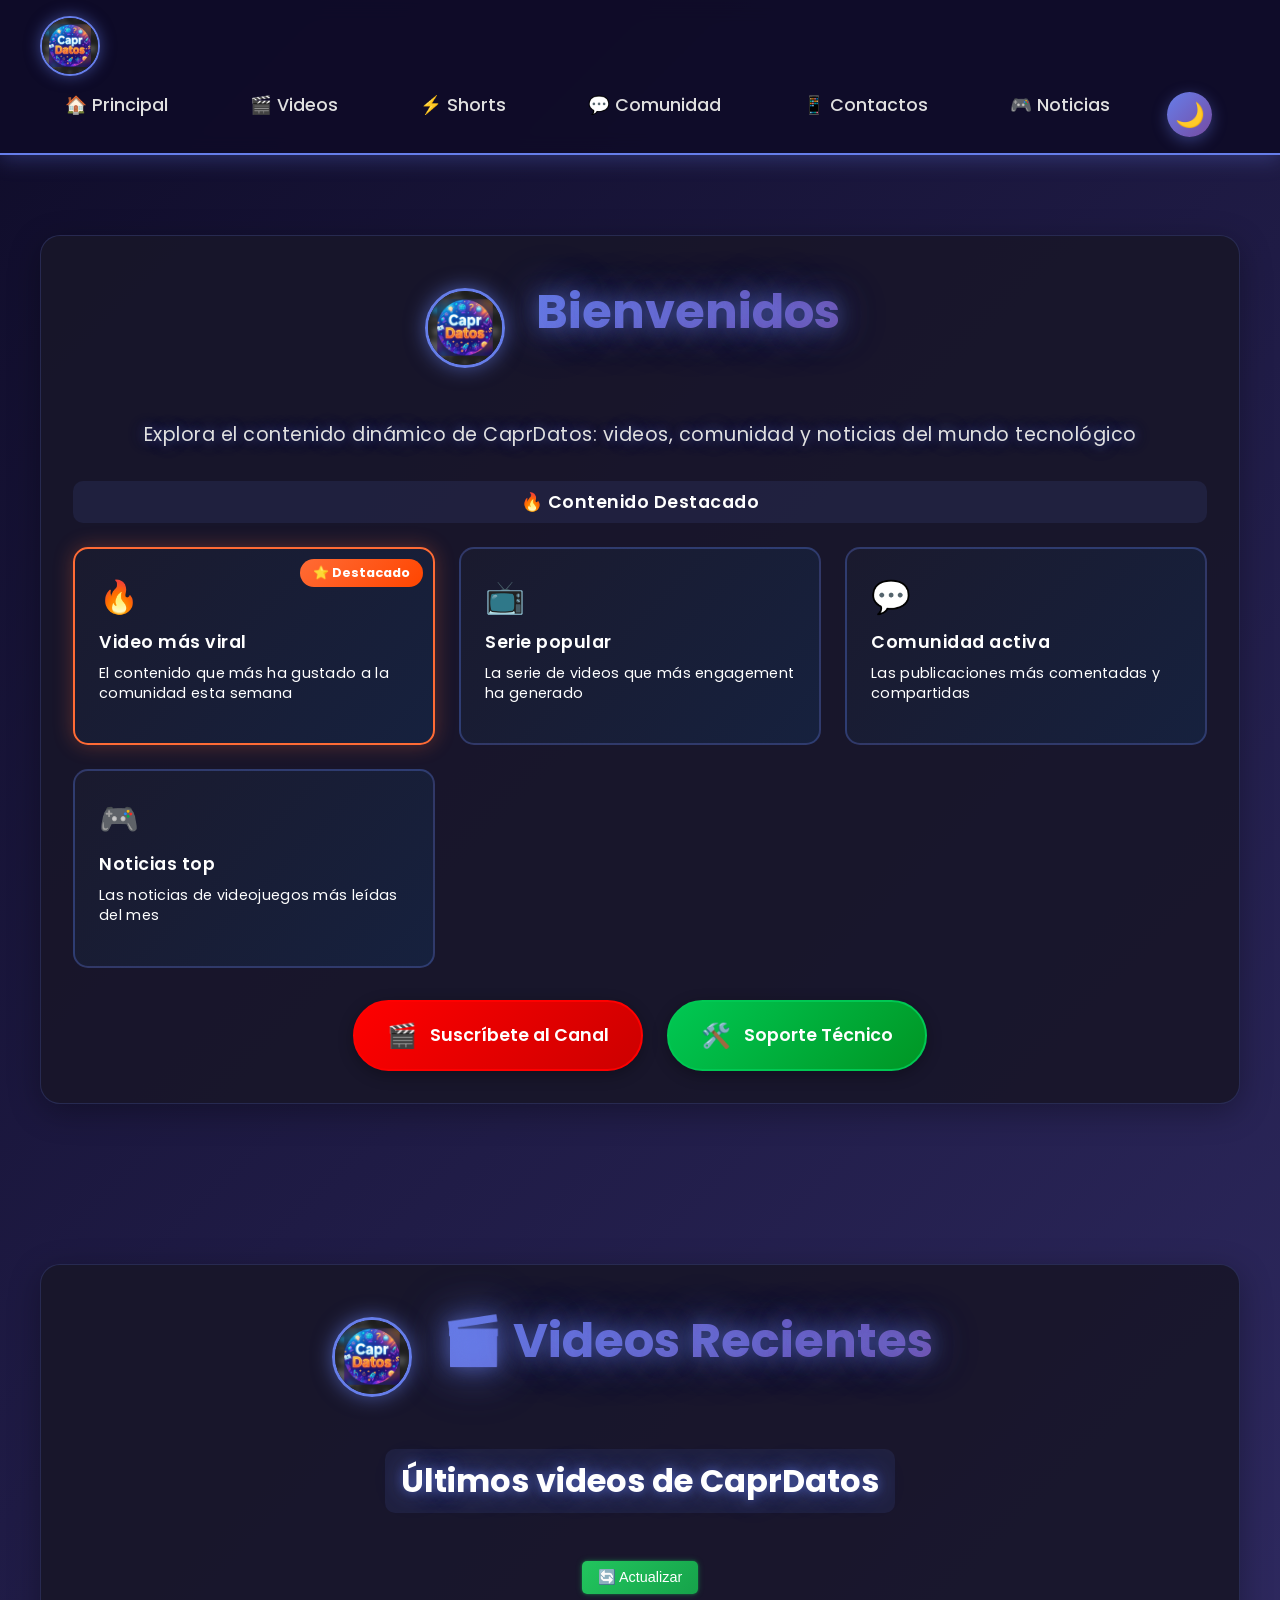
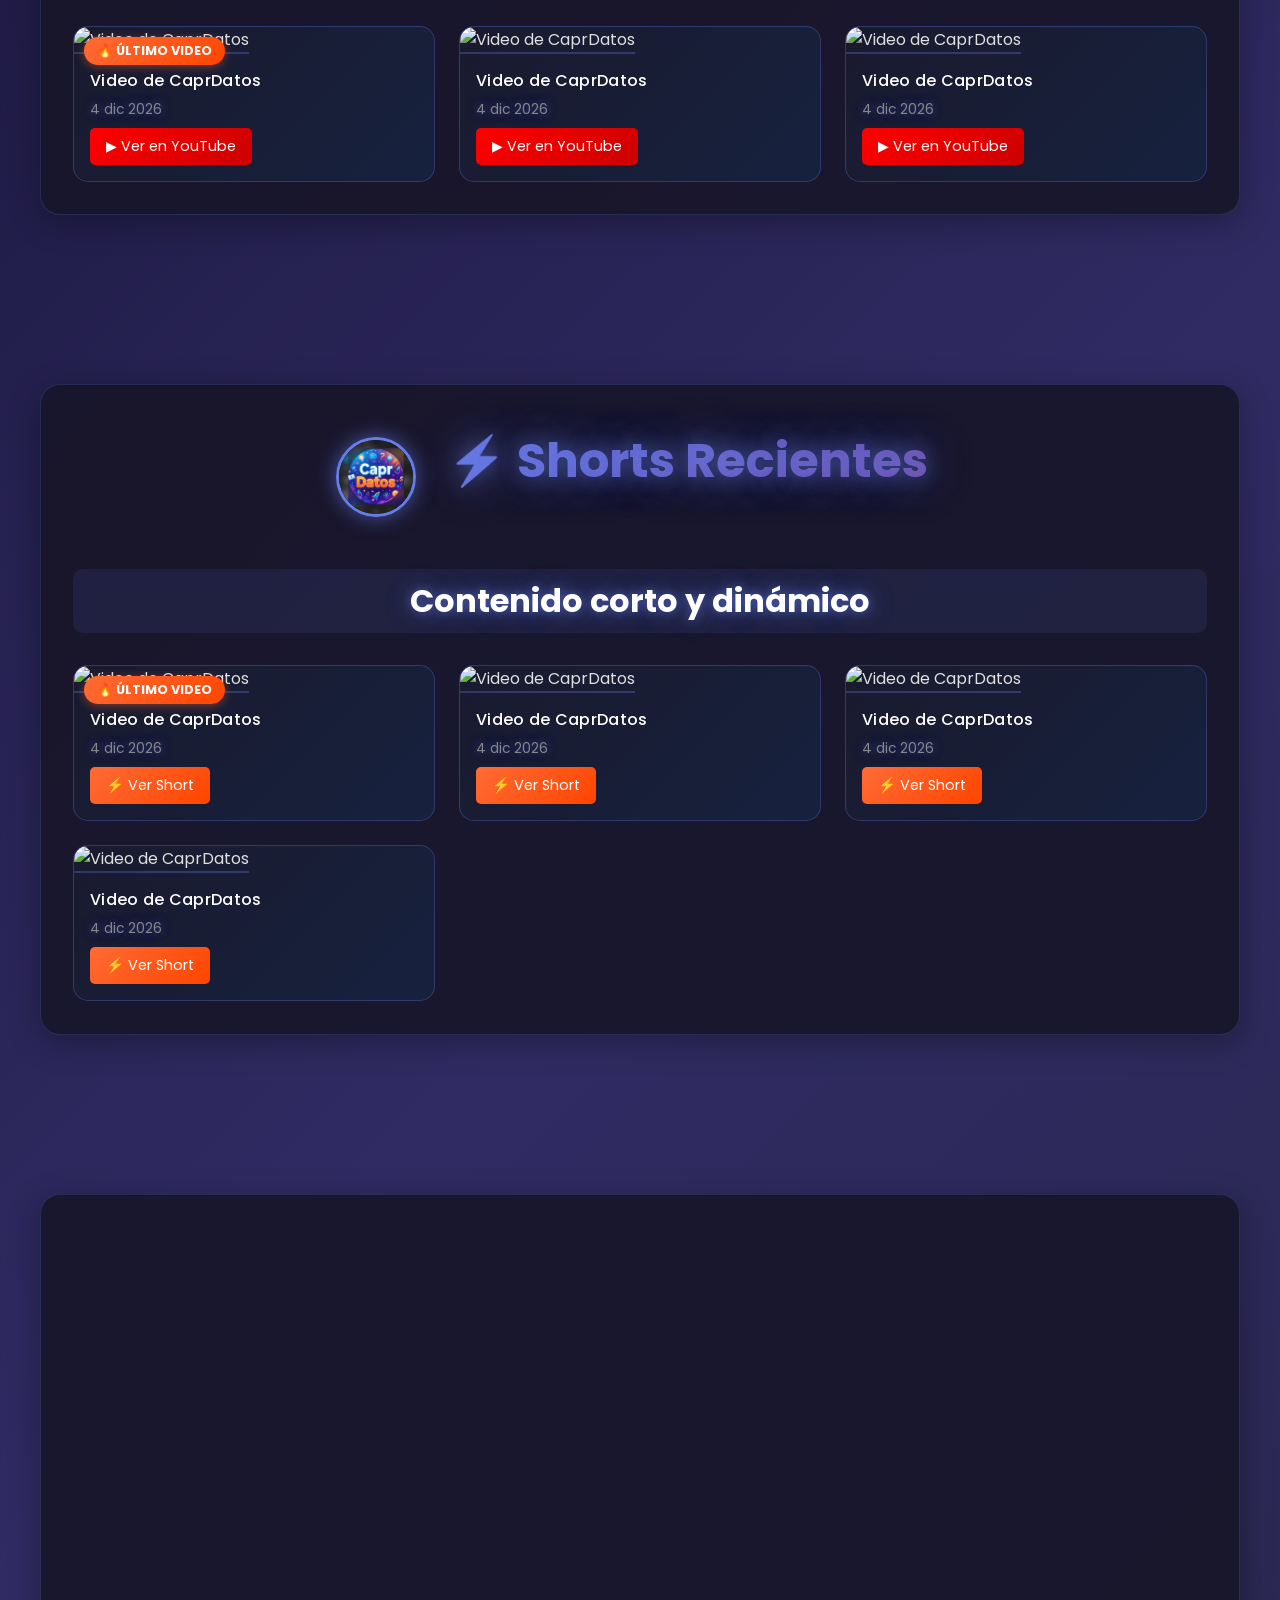
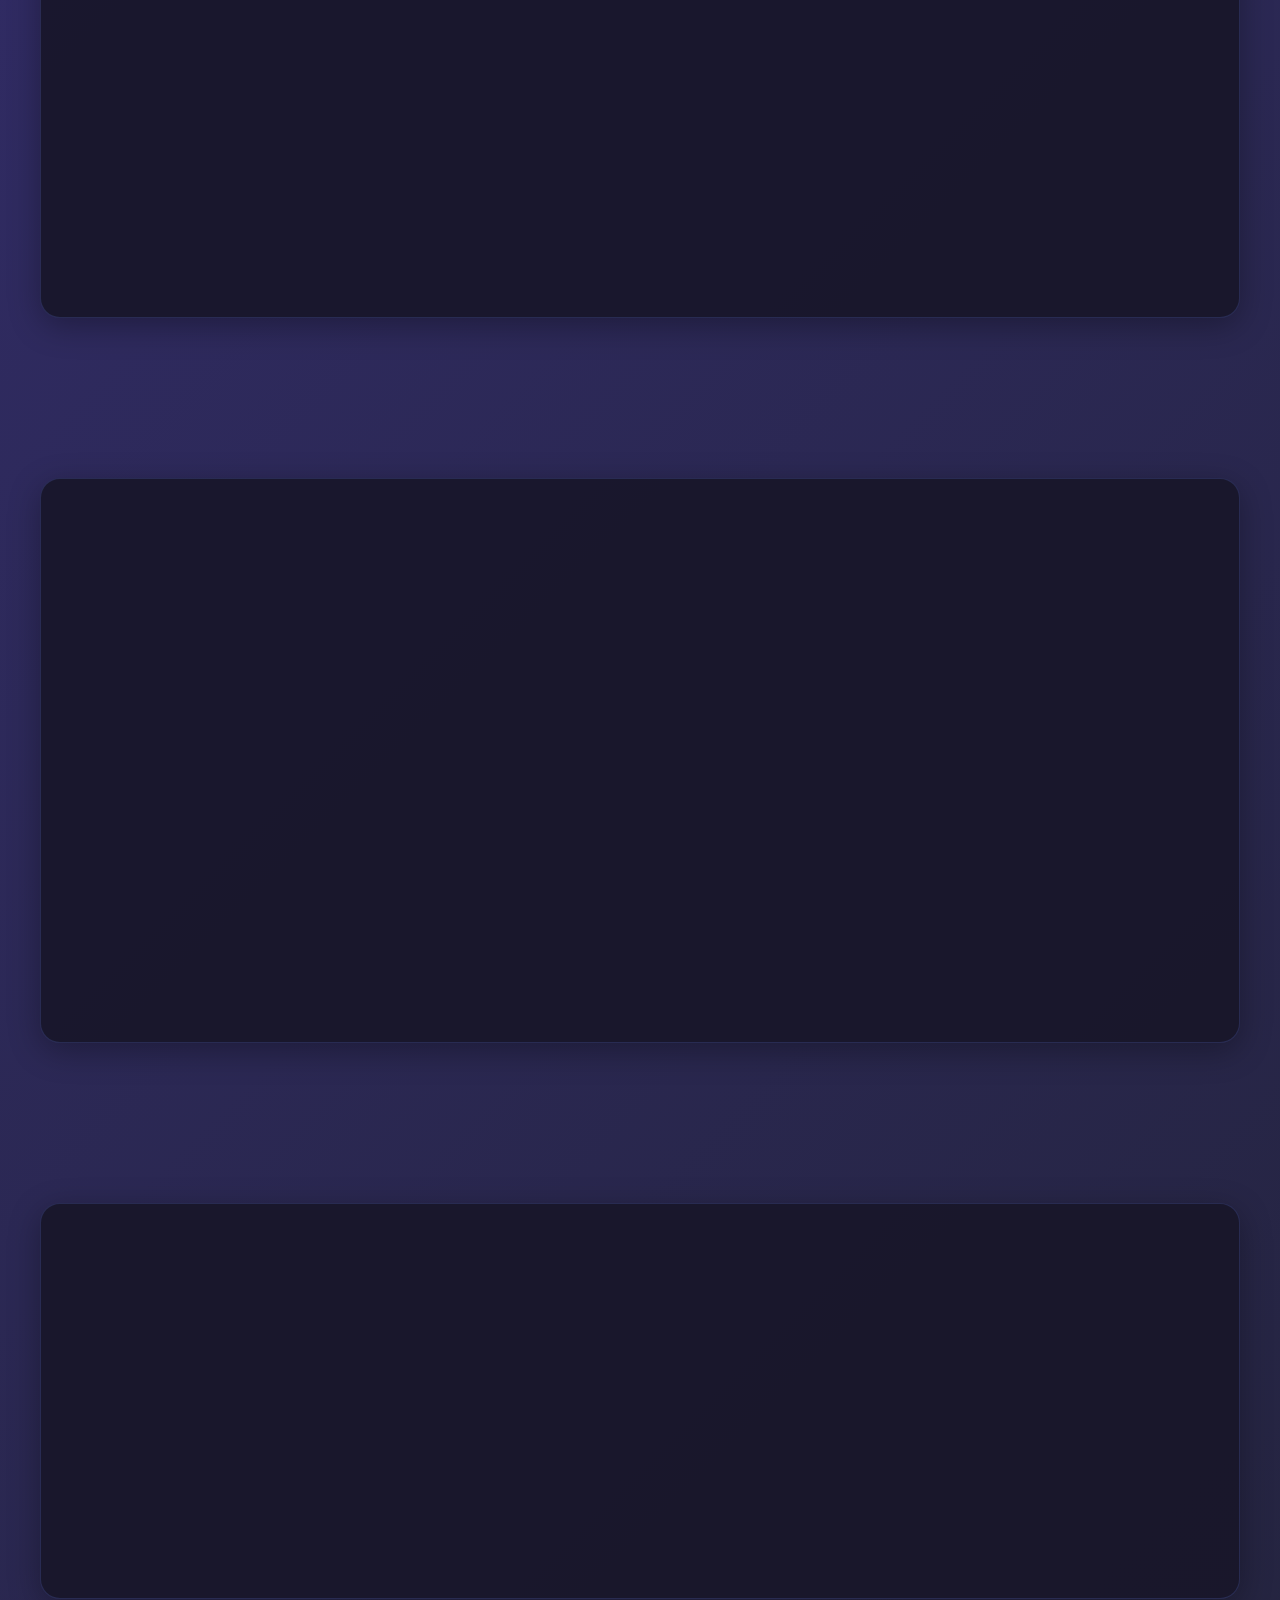
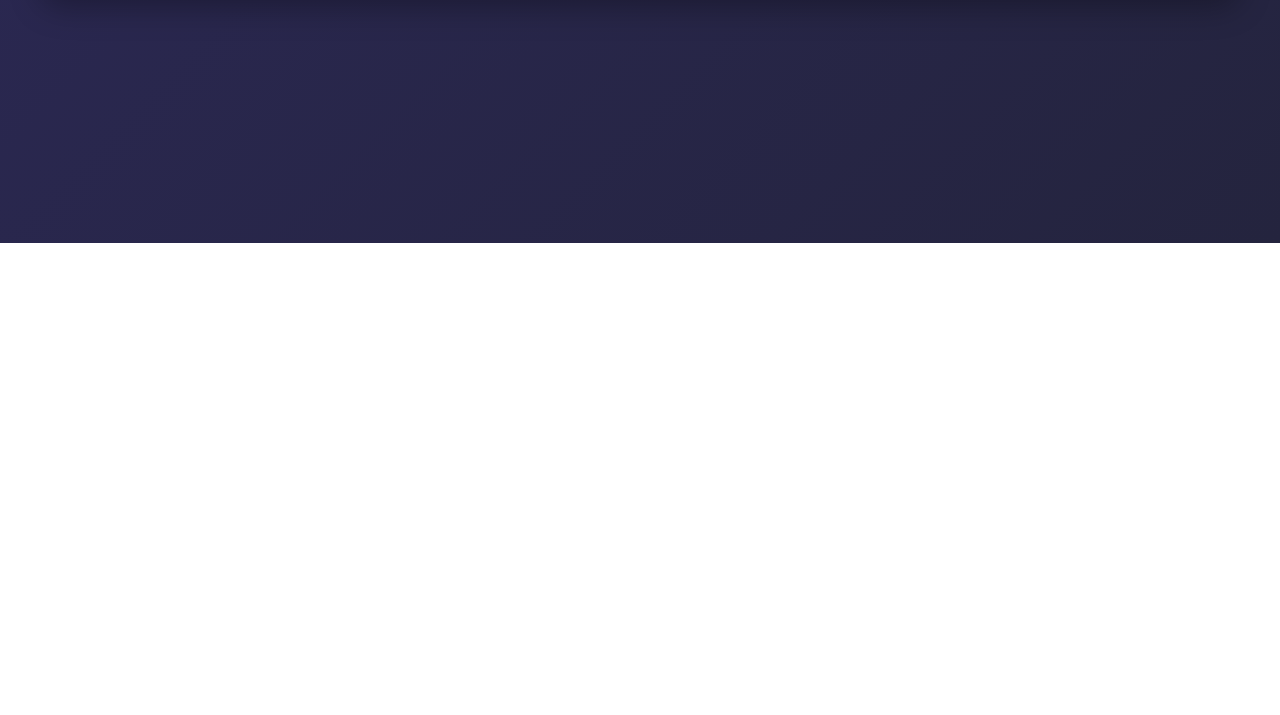
<file: source-6aa1c441fce9960008b0dd98-c3466d11a40d971c (1)/index.html>
<!DOCTYPE html>
<html lang="es">
<head>
    <meta charset="UTF-8">
    <meta name="viewport" content="width=device-width, initial-scale=1.0">
    <title>CaprDatos - Hub de Contenido Dinámico</title>
    
    <!-- Verificación de Google Search Console -->
    <meta name="google-site-verification" content="LaFOIYcTC_8rOf3R3CwZc1BpCsmNzSu4TxbPq8T8mIY" />
    
    <!-- ============================================
       METAETIQUETAS SEO Y OPEN GRAPH
       ============================================ -->
    
    <!-- Descripción para SEO -->
    <meta name="description" content="CaprDatos - Hub de contenido dinámico con videos de YouTube, comunidad activa y noticias de videojuegos. Curiosidades, tecnología y entretenimiento en un solo lugar.">
    <meta name="keywords" content="CaprDatos, YouTube, videojuegos, tecnología, curiosidades, comunidad, gaming, entretenimiento">
    <meta name="author" content="CaprDatos">
    
    <!-- Open Graph para Facebook y otras redes sociales -->
    <meta property="og:title" content="CaprDatos - Hub de Contenido Dinámico">
    <meta property="og:description" content="Descubre el contenido dinámico de CaprDatos: videos de YouTube, comunidad activa y noticias de videojuegos. Curiosidades y tecnología en un solo lugar.">
    <meta property="og:image" content="assets/logo.png">
    <meta property="og:type" content="website">
    <meta property="og:site_name" content="CaprDatos">
    <meta property="og:locale" content="es_ES">
    
    <!-- Twitter Card para X (Twitter) -->
    <meta name="twitter:card" content="summary_large_image">
    <meta name="twitter:title" content="CaprDatos - Hub de Contenido Dinámico">
    <meta name="twitter:description" content="Descubre el contenido dinámico de CaprDatos: videos de YouTube, comunidad activa y noticias de videojuegos.">
    <meta name="twitter:image" content="assets/logo.png">
    
    <!-- Metadatos adicionales para WhatsApp y otras plataformas -->
    <meta property="og:image:alt" content="Logo de CaprDatos">
    <meta property="og:image:width" content="1200">
    <meta property="og:image:height" content="630">
    
    <!-- Favicon (opcional) -->
    <link rel="icon" type="image/png" href="assets/logo.png">
    
    <!-- Google Fonts - Fuente suave y moderna -->
    <link rel="preconnect" href="https://fonts.googleapis.com">
    <link rel="preconnect" href="https://fonts.gstatic.com" crossorigin>
    <link href="https://fonts.googleapis.com/css2?family=Poppins:wght@300;400;500;600;700&display=swap" rel="stylesheet">
    
    <!-- Archivo CSS externo -->
    <link rel="stylesheet" href="css/styles.css">
</head>
<body>
    <!-- Navegación -->
    <nav>
        <div class="nav-container">
            <!-- Logo de CaprDatos (cargado desde base de datos) -->
            <div class="logo-container">
                <img src="assets/logo.png" alt="CaprDatos Logo" class="logo-image" loading="lazy" width="60" height="60">
                <div class="logo-text" style="display: none;">
                    <span style="color: white;">Capr</span><span style="color: #ff6b35;">Datos</span>
                </div>
            </div>
            
            <!-- Botón hamburguesa para móviles -->
            <button class="menu-toggle" onclick="toggleMenu()" aria-label="Menú">
                <span></span>
                <span></span>
                <span></span>
            </button>
            
            <!-- Menú de navegación -->
            <ul id="nav-menu">
                <li><a href="#principal" onclick="closeMenu()">🏠 Principal</a></li>
                <li><a href="#videos" onclick="closeMenu()">🎬 Videos</a></li>
                <li><a href="#shorts" onclick="closeMenu()">⚡ Shorts</a></li>
                <li><a href="#comunidad" onclick="closeMenu()">💬 Comunidad</a></li>
                <li><a href="#contactos" onclick="closeMenu()">📱 Contactos</a></li>
                <li><a href="#noticias" onclick="closeMenu()">🎮 Noticias</a></li>
                <li><button class="theme-toggle" onclick="toggleTheme()" title="Cambiar tema">🌙</button></li>
            </ul>
        </div>
    </nav>

    <!-- Sección Principal con Bienvenidos -->
    <section id="principal">
        <div class="section-container">
            <header class="header-brand">
                <img src="assets/logo.png" alt="CaprDatos Logo" class="brand-logo" loading="lazy" width="80" height="80">
                <h1>Bienvenidos</h1>
            </header>
            <p class="intro-text" style="text-align: center; color: #e0e0e0; font-size: 1.2rem; margin-bottom: 2rem;">
                Explora el contenido dinámico de CaprDatos: videos, comunidad y noticias del mundo tecnológico
            </p>

            <!-- Sección Destacada - Contenido Viral -->
            <div class="featured-section">
                <h2 class="featured-title" style="text-align: center; margin-bottom: 1.5rem; color: #ffffff;">🔥 Contenido Destacado</h2>
                <div class="featured-grid" id="featured-container">
                    <!-- El contenido destacado se cargará dinámicamente -->
                </div>
            </div>

            <!-- Botones de Acción -->
            <div class="action-buttons">
                <a href="https://www.youtube.com/@CaprDatos?sub_confirmation=1" target="_blank" class="action-btn youtube-btn">
                    <span class="action-btn-icon">🎬</span>
                    Suscríbete al Canal
                </a>
                <a href="#contactos" class="action-btn support-btn">
                    <span class="action-btn-icon">🛠️</span>
                    Soporte Técnico
                </a>
            </div>
        </div>
    </section>

    <!-- Sección de Videos de YouTube (Feed RSS Dinámico) -->
    <section id="videos">
        <div class="section-container">
            <!-- Header Brand con Logo y Título -->
            <header class="header-brand">
                <img src="assets/logo.png" alt="CaprDatos Logo" class="brand-logo" loading="lazy" width="80" height="80">
                <h1>🎬 Videos Recientes</h1>
            </header>
            <div style="display: flex; flex-direction: column; align-items: center; margin-bottom: 1rem; gap: 1rem;">
                <h2 style="text-align: center;">Últimos videos de CaprDatos</h2>
                <button onclick="refreshVideos()" class="refresh-button" style="color: white; border: none; padding: 0.5rem 1rem; border-radius: 5px; cursor: pointer; font-size: 0.9rem; transition: transform 0.3s ease;">
                    🔄 Actualizar
                </button>
            </div>
            
            <!-- Contenedor del grid de videos -->
            <div class="videos-grid" id="videos-container">
                <div class="loading">Cargando videos</div>
            </div>
        </div>
    </section>

    <!-- Sección de Shorts Recientes -->
    <section id="shorts">
        <div class="section-container">
            <!-- Header Brand con Logo y Título -->
            <header class="header-brand">
                <img src="assets/logo.png" alt="CaprDatos Logo" class="brand-logo" loading="lazy" width="80" height="80">
                <h1>⚡ Shorts Recientes</h1>
            </header>
            <h2>Contenido corto y dinámico</h2>
            
            <!-- Contenedor del grid de shorts -->
            <div class="videos-grid" id="shorts-container">
                <div class="loading">Cargando shorts</div>
            </div>
        </div>
    </section>

    <!-- Sección de Comunidad (Publicaciones Estáticas) -->
    <section id="comunidad">
        <div class="section-container">
            <header class="header-brand">
                <img src="assets/logo.png" alt="CaprDatos Logo" class="brand-logo" loading="lazy" width="80" height="80">
                <h1>💬 Comunidad</h1>
            </header>
            <h2>Muro de Publicaciones</h2>
            
            <!-- Contenedor de publicaciones de comunidad -->
            <div class="community-posts" id="community-container">
                <!-- Las publicaciones se cargarán mediante JavaScript -->
            </div>
        </div>
    </section>

    <!-- Sección de Contactos -->
    <section id="contactos">
        <div class="section-container">
            <header class="header-brand">
                <img src="assets/logo.png" alt="CaprDatos Logo" class="brand-logo" loading="lazy" width="80" height="80">
                <h1>📱 Contactos</h1>
            </header>
            <h2>Conéctate conmigo</h2>
            
            <div class="social-links">
                <a href="https://x.com/drecxegame" target="_blank" class="social-link x-link">
                    🐦 X (Twitter)
                </a>
                <a href="https://www.facebook.com/drecxegame/" target="_blank" class="social-link facebook-link">
                    📘 Facebook
                </a>
                <a href="https://www.threads.com/@drecx_egame?hl=es-la" target="_blank" class="social-link threads-link">
                    🧵 Threads
                </a>
                <a href="https://www.instagram.com/drecx_egame/" target="_blank" class="social-link instagram-link">
                    📷 Instagram
                </a>
                <a href="https://www.youtube.com/@CaprDatos" target="_blank" class="social-link" style="background: linear-gradient(135deg, #ff0000 0%, #cc0000 100%);">
                    🎬 YouTube
                </a>
                <a href="https://www.tiktok.com/@caprdatos" target="_blank" class="social-link" style="background: linear-gradient(135deg, #000000 0%, #25f4ee 100%);">
                    🎵 TikTok
                </a>
            </div>

            <!-- Botones de Acción Adicionales -->
            <div class="action-buttons" style="margin-top: 3rem;">
                <a href="https://www.youtube.com/@CaprDatos?sub_confirmation=1" target="_blank" class="action-btn youtube-btn">
                    <span class="action-btn-icon">🎬</span>
                    Suscríbete al Canal
                </a>
                <a href="mailto:soporte@caprdatos.com" class="action-btn support-btn">
                    <span class="action-btn-icon">📧</span>
                    Email de Soporte
                </a>
            </div>
        </div>
    </section>

    <!-- Sección de Noticias -->
    <section id="noticias">
        <div class="section-container">
            <h1>🎮 Noticias de Videojuegos</h1>
            <h2>Fuentes Confiables</h2>
            
            <div class="social-links">
                <a href="https://www.ign.com/es/games" target="_blank" class="social-link" style="background: linear-gradient(135deg, #ff7300 0%, #ff5500 100%);">
                    🔥 IGN España
                </a>
                <a href="https://www.eurogamer.es/" target="_blank" class="social-link" style="background: linear-gradient(135deg, #ff0000 0%, #cc0000 100%);">
                    🎮 Eurogamer
                </a>
                <a href="https://www.3djuegos.com/" target="_blank" class="social-link" style="background: linear-gradient(135deg, #0066cc 0%, #004499 100%);">
                    🕹️ 3DJuegos
                </a>
                <a href="https://www.meristation.com/" target="_blank" class="social-link" style="background: linear-gradient(135deg, #9900ff 0%, #6600cc 100%);">
                    ⚡ MeriStation
                </a>
                <a href="https://www.hobbyconsolas.com/" target="_blank" class="social-link" style="background: linear-gradient(135deg, #ff6600 0%, #cc5200 100%);">
                    🎯 HobbyConsolas
                </a>
            </div>
            
            <div style="margin-top: 2rem; text-align: center; color: #888;">
                <p>Última actualización: <span id="last-update">Cargando...</span></p>
            </div>
        </div>
    </section>

    <script>
        // ============================================
        // CONFIGURACIÓN Y DATOS
        // ============================================
        
        // ============================================
        // VIDEOS DE YOUTUBE - CONFIGURACIÓN
        // ============================================
        
        // ID del canal de CaprDatos (proporcionado por el usuario)
        // Si este handle no funciona, puedes usar el ID del canal en formato UCxxxxxxxxxxxxxxxxxx
        const CAPRDATOS_CHANNEL_ID = '@CaprDatos'; // Usar handle del canal
        
        // URL del canal para referencia directa
        const CAPRDATOS_CHANNEL_URL = 'https://www.youtube.com/@CaprDatos';
        
        // INSTRUCCIONES: Si no se cargan tus videos, necesitas obtener los IDs manualmente:
        // 1. Ve a tu video en YouTube
        // 2. Copia el ID de la URL: youtube.com/watch?v=VIDEO_ID
        // 3. Reemplaza los IDs de abajo con los tuyos
        
        // Lista de videos recientes (se actualiza manualmente o automáticamente)
        // Formato: { id: 'VIDEO_ID', title: 'Título', isShort: false }
        let recentVideos = [];
        
        // Sistema de caché para evitar peticiones excesivas
        const CACHE_DURATION = 30 * 60 * 1000; // 30 minutos (carga más rápida)
        let lastFetchTime = 0;
        let cachedVideos = null;
        
        // Función para cargar videos usando YouTube oEmbed (no requiere API key)
        async function fetchYouTubeVideos() {
            const videosContainer = document.getElementById('videos-container');
            const shortsContainer = document.getElementById('shorts-container');
            
            const now = Date.now();
            
            // Usar caché si está disponible y es reciente
            if (cachedVideos && (now - lastFetchTime) < CACHE_DURATION) {
                console.log('📦 Usando caché de videos (', Math.round((now - lastFetchTime) / 1000 / 60), 'minutos antiguo)');
                displayVideos(cachedVideos, videosContainer, shortsContainer);
                return;
            }
            
            console.log('⚡ Cargando videos del canal CaprDatos automáticamente...');
            console.log('📍 Canal objetivo:', CAPRDATOS_CHANNEL_ID);
            
            try {
                // PRIMER INTENTO: Usar Invidious API (gratuito y actualizado)
                console.log('🔄 Método 1: Intentando Invidious API...');
                const invidiousVideos = await getVideosFromInvidious();
                
                if (invidiousVideos && invidiousVideos.length > 0) {
                    console.log(`✅ ${invidiousVideos.length} videos obtenidos desde Invidious`);
                    cachedVideos = invidiousVideos;
                    lastFetchTime = now;
                    displayVideos(invidiousVideos, videosContainer, shortsContainer);
                    return;
                }
                
                // SEGUNDO INTENTO: Usar RSS feed con proxies CORS
                console.log('🔄 Método 2: Intentando RSS feed...');
                const rssVideos = await getVideosFromRSS();
                
                if (rssVideos && rssVideos.length > 0) {
                    console.log(`✅ ${rssVideos.length} videos obtenidos desde RSS`);
                    cachedVideos = rssVideos;
                    lastFetchTime = now;
                    displayVideos(rssVideos, videosContainer, shortsContainer);
                    return;
                }
                
                // TERCER INTENTO: Usar YouTube Data API pública (si está disponible)
                console.log('🔄 Método 3: Intentando YouTube Data API pública...');
                const youtubeApiVideos = await getVideosFromYouTubeAPI();
                
                if (youtubeApiVideos && youtubeApiVideos.length > 0) {
                    console.log(`✅ ${youtubeApiVideos.length} videos obtenidos desde YouTube API`);
                    cachedVideos = youtubeApiVideos;
                    lastFetchTime = now;
                    displayVideos(youtubeApiVideos, videosContainer, shortsContainer);
                    return;
                }
                
                // FALLBACK: Usar lista manual si todos los métodos automáticos fallan
                console.log('⚠️ Todos los métodos automáticos fallaron, usando lista manual');
                const manualVideos = getManualVideoList();
                
                // Verificar si la lista manual tiene IDs reales (no placeholders)
                const hasRealIds = manualVideos.some(video => !video.id.startsWith('TU_'));
                
                if (hasRealIds) {
                    const videosWithInfo = manualVideos.map(video => ({
                        id: video.id,
                        title: 'Video de CaprDatos',
                        thumbnail: `https://img.youtube.com/vi/${video.id}/mqdefault.jpg`,
                        publishedAt: video.publishedAt,
                        isShort: video.isShort
                    }));
                    
                    console.log(`✅ ${videosWithInfo.length} videos cargados desde lista manual`);
                    cachedVideos = videosWithInfo;
                    lastFetchTime = now;
                    displayVideos(videosWithInfo, videosContainer, shortsContainer);
                } else {
                    // Si no hay IDs reales, mostrar error con instrucciones
                    console.error('❌ No hay videos disponibles para mostrar');
                    showErrorMessage(videosContainer, 'videos');
                    showErrorMessage(shortsContainer, 'shorts');
                }
                
            } catch (error) {
                console.error('Error al cargar videos:', error);
                showErrorMessage(videosContainer, 'videos');
                showErrorMessage(shortsContainer, 'shorts');
            }
        }
        
        // Función para mostrar videos en los contenedores
        function displayVideos(channelVideos, videosContainer, shortsContainer) {
            // Limpiar contenedores
            videosContainer.innerHTML = '';
            shortsContainer.innerHTML = '';
            
            // Separar videos en shorts y videos largos
            const shorts = [];
            const longVideos = [];
            
            channelVideos.forEach(video => {
                if (video.isShort) {
                    shorts.push(video);
                } else {
                    longVideos.push(video);
                }
            });
            
            console.log(`📹 Videos largos: ${longVideos.length}, ⚡ Shorts: ${shorts.length}`);
            
            // Mostrar primeros 4 videos largos
            if (longVideos.length > 0) {
                longVideos.slice(0, 4).forEach((video, index) => {
                    const videoCard = createVideoCard(video, false, index === 0); // index === 0 indica que es el último video
                    videosContainer.appendChild(videoCard);
                });
                console.log(`🎬 Mostrando ${Math.min(4, longVideos.length)} videos largos`);
            } else {
                videosContainer.innerHTML = '<div class="loading">No hay videos largos disponibles</div>';
            }
            
            // Mostrar primeros 5 shorts
            if (shorts.length > 0) {
                shorts.slice(0, 5).forEach((video, index) => {
                    const videoCard = createVideoCard(video, true, index === 0); // index === 0 indica que es el último short
                    shortsContainer.appendChild(videoCard);
                });
                console.log(`⚡ Mostrando ${Math.min(5, shorts.length)} shorts`);
            } else {
                shortsContainer.innerHTML = '<div class="loading">No hay shorts disponibles</div>';
            }
        }
        
        // Función para obtener videos del canal con información real SIMPLIFICADA
        async function getChannelVideos() {
            console.log('🔍 Obteniendo videos de CaprDatos...');
            console.log('📍 Canal objetivo:', CAPRDATOS_CHANNEL_ID);
            
            // PRIMER INTENTO: Usar Invidious API (completamente gratuito y actualizado)
            const invidiousVideos = await getVideosFromInvidious();
            
            if (invidiousVideos && invidiousVideos.length > 0) {
                console.log('✅ Videos obtenidos desde Invidious API (gratuito y actualizado)');
                return invidiousVideos;
            }
            
            // SEGUNDO INTENTO: Usar RSS feed con proxies CORS
            const rssVideos = await getVideosFromRSS();
            
            if (rssVideos && rssVideos.length > 0) {
                console.log('✅ Videos obtenidos desde RSS feed automático (gratuito)');
                return rssVideos;
            }
            
            // TERCER INTENTO: Usar YouTube Data API con noembed (fallback rápido)
            console.log('⚠️ RSS falló, intentando obtener info con noembed.com...');
            const noembedVideos = await getVideosFromNoembed();
            
            if (noembedVideos && noembedVideos.length > 0) {
                console.log('✅ Videos obtenidos desde noembed.com');
                return noembedVideos;
            }
            
            // FALLBACK FINAL: Usar lista manual con miniaturas directas de YouTube
            console.log('⚠️ Todos los métodos automáticos fallaron, usando lista manual como fallback');
            const manualVideos = getManualVideoList();
            const videosWithInfo = [];
            
            console.log('🔄 Procesando', manualVideos.length, 'videos manuales con miniaturas directas...');
            
            for (const video of manualVideos) {
                // Usar miniaturas directas de YouTube (más confiable)
                videosWithInfo.push({
                    id: video.id,
                    title: 'Video de CaprDatos',
                    thumbnail: `https://img.youtube.com/vi/${video.id}/mqdefault.jpg`,
                    publishedAt: video.publishedAt,
                    isShort: video.isShort
                });
                console.log('✅ Video agregado:', video.id, '-', video.isShort ? 'Short' : 'Video largo');
            }
            
            console.log('✅ Total de videos procesados:', videosWithInfo.length);
            return videosWithInfo;
        }
        
        // Función para obtener información de videos usando noembed
        async function getVideosFromNoembed() {
            const manualVideos = getManualVideoList();
            const videosWithInfo = [];
            
            for (const video of manualVideos) {
                try {
                    const videoUrl = `https://www.youtube.com/watch?v=${video.id}`;
                    const oembedUrl = `https://noembed.com/embed?url=${encodeURIComponent(videoUrl)}`;
                    
                    const response = await fetch(oembedUrl);
                    if (response.ok) {
                        const data = await response.json();
                        videosWithInfo.push({
                            id: video.id,
                            title: data.title || 'Video de CaprDatos',
                            thumbnail: data.thumbnail_url || `https://img.youtube.com/vi/${video.id}/mqdefault.jpg`,
                            publishedAt: data.publish_date || video.publishedAt,
                            isShort: video.isShort
                        });
                        console.log('✅ Info obtenida para:', video.id, '-', data.title);
                    } else {
                        throw new Error('Noembed response not ok');
                    }
                } catch (error) {
                    console.log('⚠️ Noembed falló para:', video.id);
                    return null; // Si falla uno, falla todo el método
                }
            }
            
            return videosWithInfo.length > 0 ? videosWithInfo : null;
        }
        
        // Función para obtener videos usando YouTube Data API pública (sin API key)
        async function getVideosFromYouTubeAPI() {
            console.log('📡 Intentando YouTube Data API pública...');
            
            try {
                // Intentar usar el endpoint de búsqueda de YouTube sin API key
                const searchUrl = `https://www.youtube.com/oembed?url=https://www.youtube.com/channel/${CAPRDATOS_CHANNEL_ID}&format=json`;
                
                const response = await fetch(searchUrl);
                if (response.ok) {
                    const data = await response.json();
                    console.log('✅ Datos del canal obtenidos:', data);
                    // Este método generalmente no devuelve videos, pero confirma que el canal existe
                    return null;
                }
            } catch (error) {
                console.log('⚠️ YouTube Data API pública no disponible');
            }
            
            return null;
        }
        
        // Función auxiliar para extraer ID de video de RSS
        function extractVideoIdFromRSS(item) {
            if (item.guid && item.guid.includes('yt:video:')) {
                return item.guid.split('yt:video:')[1];
            }
            if (item.link) {
                const match = item.link.match(/[?&]v=([^&]+)/);
                if (match) return match[1];
            }
            return null;
        }
        
        // Función auxiliar para extraer thumbnail de RSS
        function extractThumbnailFromRSS(item) {
            if (item.thumbnail) return item.thumbnail;
            if (item.media$thumbnail) return item.media$thumbnail.url;
            return null;
        }
        
        // Lista manual de videos (FALLBACK - solo se usa si RSS falla)
        function getManualVideoList() {
            return [
                // ============================================
                // VIDEOS REALES DE CAPRDATOS (FALLBACK AUTOMÁTICO)
                // ============================================
                
                // ⚠️ IMPORTANTE: Reemplaza estos IDs con los de TUS videos reales
                // Para obtener el ID de un video:
                // 1. Ve a tu video en YouTube
                // 2. Mira la URL: youtube.com/watch?v=XXXXX
                // 3. XXXXX es el ID que necesitas copiar aquí
                
                // TUS VIDEOS MÁS RECIENTES - ACTUALIZA ESTOS IDs CON TUS VIDEOS ACTUALES
                { id: 'wYaCNO4ewZk&t', isShort: false, publishedAt: new Date().toISOString() },
                { id: 'yLGWFx3Mcsg', isShort: false, publishedAt: new Date().toISOString() },
                { id: 'bJa31t5TeMM&t', isShort: false, publishedAt: new Date().toISOString() },
                
                // TUS SHORTS MÁS RECIENTES - ACTUALIZA ESTOS IDs CON TUS SHORTS ACTUALES
                { id: 'h_90Q4xnELw', isShort: true, publishedAt: new Date().toISOString() },
                { id: 'nFeEjmH8J4g', isShort: true, publishedAt: new Date().toISOString() },
                { id: 'KVWUrcl1IGU', isShort: true, publishedAt: new Date().toISOString() },
                { id: '0Obo-odtE6E', isShort: true, publishedAt: new Date().toISOString() },
                
            ];
        }
        
        // Función para obtener videos automáticamente desde Invidious (API gratuita de YouTube)
        async function getVideosFromInvidious() {
            console.log('📡 Obteniendo videos desde Invidious API...');
            
            // Lista de instancias públicas de Invidious (actualizada 2026)
            const invidiousInstances = [
                'https://vid.puffyan.us',
                'https://invidious.fdn.fr',
                'https://invidious.nerdvpn.de',
                'https://inv.tux.pizza',
                'https://invidious.perennialte.ch',
                'https://invidious.snopyta.org',
                'https://yewtu.be',
                'https://invidious.kavin.rocks',
                'https://invidious.04.cz',
                'https://inv.riverside.rocks'
            ];
            
            // Extraer handle del ID (si es formato @handle)
            const channelHandle = CAPRDATOS_CHANNEL_ID.startsWith('@') ? CAPRDATOS_CHANNEL_ID : CAPRDATOS_CHANNEL_ID;
            console.log('🎯 Buscando canal:', channelHandle);
            
            for (const instance of invidiousInstances) {
                try {
                    console.log(`🔄 Intentando con instancia: ${instance}`);
                    // Usar el handle directamente en la URL de la API
                    const apiUrl = `${instance}/api/v1/channels/${channelHandle}/videos`;
                    console.log('📍 URL:', apiUrl);
                    
                    const response = await fetch(apiUrl, {
                        method: 'GET',
                        headers: {
                            'Accept': 'application/json'
                        },
                        signal: AbortSignal.timeout(10000) // 10 segundos timeout
                    });
                    
                    if (!response.ok) {
                        console.log(`❌ Instancia falló con status: ${response.status}`);
                        continue;
                    }
                    
                    const data = await response.json();
                    console.log('📊 Datos recibidos:', data ? 'Sí' : 'No', data?.length ? `${data.length} videos` : '');
                    
                    if (data && data.length > 0) {
                        const videos = data.map(video => {
                            const isShort = video.type === 'short' || 
                                           video.title?.toLowerCase().includes('#shorts') ||
                                           video.title?.toLowerCase().includes('short');
                            
                            return {
                                id: video.videoId,
                                title: video.title,
                                publishedAt: video.published,
                                isShort: isShort,
                                thumbnail: video.videoThumbnails?.[2]?.url || `https://img.youtube.com/vi/${video.videoId}/mqdefault.jpg`
                            };
                        });
                        
                        console.log(`✅ ${videos.length} videos obtenidos desde Invidious`);
                        return videos;
                    } else {
                        console.log('⚠️ La instancia no devolvió videos');
                    }
                } catch (error) {
                    console.error(`❌ Error con instancia ${instance}:`, error.message);
                }
            }
            
            console.error('❌ Todas las instancias de Invidious fallaron');
            return null;
        }
        
        // Función para obtener videos automáticamente desde RSS feed de YouTube
        async function getVideosFromRSS() {
            console.log('📡 Obteniendo videos desde RSS feed de YouTube...');
            
            // Intentar diferentes formatos de URL para el RSS feed
            const rssUrls = [
                `https://www.youtube.com/feeds/videos.xml?channel_id=${CAPRDATOS_CHANNEL_ID}`,
                `https://www.youtube.com/feeds/videos.xml?channel=${CAPRDATOS_CHANNEL_ID}`,
                `https://www.youtube.com/feeds/videos.xml?user=${CAPRDATOS_CHANNEL_ID.replace('@', '')}`
            ];
            
            // Lista de proxies CORS gratuitos para intentar
            const corsProxies = [
                `https://api.allorigins.win/get?url=`,
                `https://corsproxy.io/?`,
                `https://api.codetabs.com/v1/proxy?quest=`,
                `https://thingproxy.freeboard.io/fetch/`
            ];
            
            for (const rssUrl of rssUrls) {
                console.log('🔄 Intentando URL RSS:', rssUrl);
                
                for (const proxy of corsProxies) {
                    try {
                        const proxyUrl = proxy + encodeURIComponent(rssUrl);
                        console.log(`🔄 Intentando con proxy: ${proxy.split('/')[2]}`);
                        
                        const response = await fetch(proxyUrl, {
                            signal: AbortSignal.timeout(8000) // 8 segundos timeout
                        });
                        
                        if (!response.ok) {
                            console.log(`❌ Proxy falló con status: ${response.status}`);
                            continue;
                        }
                        
                        let xmlText;
                        // allorigins devuelve JSON con contents
                        if (proxy.includes('allorigins.win/get')) {
                            const data = await response.json();
                            xmlText = data.contents;
                        } else {
                            xmlText = await response.text();
                        }
                        
                        const parser = new DOMParser();
                        const xmlDoc = parser.parseFromString(xmlText, 'text/xml');
                        
                        const entries = xmlDoc.querySelectorAll('entry');
                        const videos = [];
                        
                        entries.forEach(entry => {
                            const videoId = entry.querySelector('videoId')?.textContent;
                            const title = entry.querySelector('title')?.textContent;
                            const published = entry.querySelector('published')?.textContent;
                            const link = entry.querySelector('link')?.getAttribute('href');
                            
                            if (videoId) {
                                // Detectar si es short basándonos en el link o título
                                const isShort = link?.includes('/shorts/') || 
                                               title?.toLowerCase().includes('#shorts') ||
                                               title?.toLowerCase().includes('short');
                                
                                videos.push({
                                    id: videoId,
                                    title: title || 'Video de CaprDatos',
                                    publishedAt: published || new Date().toISOString(),
                                    isShort: isShort,
                                    thumbnail: `https://img.youtube.com/vi/${videoId}/mqdefault.jpg`
                                });
                            }
                        });
                        
                        if (videos.length > 0) {
                            console.log(`✅ ${videos.length} videos obtenidos desde RSS via proxy`);
                            return videos;
                        }
                    } catch (error) {
                        console.error(`❌ Error con proxy:`, error.message);
                    }
                }
            }
            
            console.error('❌ Todos los métodos RSS fallaron');
            return null;
        }
        
        // Función para crear tarjeta de video
        function createVideoCard(video, isShort, isLatest = false) {
            const videoCard = document.createElement('div');
            videoCard.className = 'video-card';
            
            // Usar miniatura de alta calidad pero cargada de forma eficiente
            const thumbnailUrl = video.thumbnail || `https://img.youtube.com/vi/${video.id}/hqdefault.jpg`;
            const buttonText = isShort ? '⚡ Ver Short' : '▶ Ver en YouTube';
            const buttonStyle = isShort ? 'background: linear-gradient(135deg, #ff6b35 0%, #ff4500 100%);' : '';
            
            // Badge "ÚLTIMO VIDEO" si es el más reciente
            const latestBadge = isLatest ? `
                <div class="latest-video-badge">🔥 ÚLTIMO VIDEO</div>
            ` : '';
            
            videoCard.innerHTML = `
                <img src="${thumbnailUrl}" 
                     alt="${video.title}" 
                     class="video-thumbnail"
                     loading="eager"
                     width="320"
                     height="180"
                     fetchpriority="high"
                     onerror="this.src='https://via.placeholder.com/320x180/1a1a2e/667eea?text=Video+No+Disponible'">
                ${latestBadge}
                <div class="video-info">
                    <h3 class="video-title">${video.title}</h3>
                    <p class="video-date">${formatDate(video.publishedAt)}</p>
                    <a href="https://www.youtube.com/watch?v=${video.id}" target="_blank" class="video-link" style="${buttonStyle}">
                        ${buttonText}
                    </a>
                </div>
            `;
            
            return videoCard;
        }
        
        // Función para mostrar mensaje de error con instrucciones
        function showErrorMessage(container, type) {
            const youtubeUrl = type === 'videos' ? 
                'https://www.youtube.com/@CaprDatos/videos' : 
                'https://www.youtube.com/@CaprDatos/shorts';
            
            container.innerHTML = `
                <div class="error-message">
                    <h3>❌ No se pudieron cargar tus ${type}</h3>
                    <p>El sistema intentó obtener videos del canal CaprDatos (${CAPRDATOS_CHANNEL_ID}) automáticamente, pero falló.</p>
                    <p><strong>💡 SOLUCIÓN RÁPIDA:</strong></p>
                    <ol style="text-align: left; margin: 1rem 0; padding-left: 1.5rem;">
                        <li>Ve a tus videos en: <a href="${youtubeUrl}" target="_blank" style="color: #667eea;">${youtubeUrl}</a></li>
                        <li>Copia los IDs de tus videos de la URL (youtube.com/watch?v=ID)</li>
                        <li>Abre el archivo index.html y busca "TU_VIDEO_ID_1"</li>
                        <li>Reemplaza los IDs con los de tus videos reales</li>
                    </ol>
                    <p><strong>Opciones:</strong></p>
                    <ol style="text-align: left; margin: 1rem 0; padding-left: 1.5rem;">
                        <li>Ver ${type} directamente en: <a href="${youtubeUrl}" target="_blank" style="color: #667eea;">${youtubeUrl}</a></li>
                        <li>Verificar que tu canal tenga videos públicos</li>
                        <li>Revisar la consola del navegador (F12) para más detalles</li>
                    </ol>
                    <p><a href="${youtubeUrl}" target="_blank" style="color: #667eea;">
                        🔗 Ver ${type} directamente en YouTube
                    </a></p>
                </div>
            `;
        }
        
        // ============================================
        // PUBLICACIONES DE COMUNIDAD (DATOS ESTÁTICOS)
        // ============================================
        const communityPosts = [
            {
                id: 1,
                author: 'CaprDatos',
                avatar: 'C',
                content: '¡Gracias por ser parte de esta comunidad! 🎮 Pronto tendremos nuevos contenidos sobre curiosidades y tecnología.',
                date: '2026-08-22',
                emoji: '🚀'
            },
            {
                id: 2,
                author: 'CaprDatos',
                avatar: 'C',
                content: '¿Qué tipo de contenido les gustaría ver más? Videos, shorts, o publicaciones de comunidad? Déjenme sus ideas en los comentarios 💡',
                date: '2026-08-20',
                emoji: '💭'
            },
            {
                id: 3,
                author: 'CaprDatos',
                avatar: 'C',
                content: 'Recordatorio: Sígueme en todas mis redes sociales para no perderte ningún contenido nuevo 🔥',
                date: '2026-08-18',
                emoji: '📢'
            },
            {
                id: 4,
                author: 'CaprDatos',
                avatar: 'C',
                content: 'Trabajando en nuevos proyectos emocionantes. ¡Estén atentos! 🎯',
                date: '2026-08-15',
                emoji: '🛠️'
            }
        ];


                    


        // ============================================
        // FUNCIÓN PARA CARGAR CONTENIDO DESTACADO
        // ============================================
        function loadFeaturedContent() {
            const featuredContainer = document.getElementById('featured-container');
            
            // Contenido destacado estático (puedes modificarlo fácilmente)
            const featuredItems = [
                {
                    id: 1,
                    icon: '🔥',
                    title: 'Video más viral',
                    description: 'El contenido que más ha gustado a la comunidad esta semana',
                    stats: { views: '15K', likes: '2.3K' },
                    link: 'https://www.youtube.com/@CaprDatos/videos',
                    featured: true
                },
                {
                    id: 2,
                    icon: '📺',
                    title: 'Serie popular',
                    description: 'La serie de videos que más engagement ha generado',
                    stats: { views: '8.5K', likes: '1.2K' },
                    link: 'https://www.youtube.com/@CaprDatos/shorts',
                    featured: false
                },
                {
                    id: 3,
                    icon: '💬',
                    title: 'Comunidad activa',
                    description: 'Las publicaciones más comentadas y compartidas',
                    stats: { comments: '450', shares: '89' },
                    link: '#comunidad',
                    featured: false
                },
                {
                    id: 4,
                    icon: '🎮',
                    title: 'Noticias top',
                    description: 'Las noticias de videojuegos más leídas del mes',
                    stats: { reads: '3.2K', shares: '120' },
                    link: '#noticias',
                    featured: false
                }
            ];

            // Limpiar contenedor
            featuredContainer.innerHTML = '';

            // Cargar contenido destacado
            featuredItems.forEach(item => {
                const featuredCard = document.createElement('div');
                featuredCard.className = `featured-card ${item.featured ? 'featured' : ''}`;
                featuredCard.onclick = () => window.open(item.link, item.link.startsWith('#') ? '_self' : '_blank');
                
                const badge = item.featured ? '<div class="featured-badge">⭐ Destacado</div>' : '';
                
                featuredCard.innerHTML = `
                    ${badge}
                    <div class="featured-content">
                        <div class="featured-icon">${item.icon}</div>
                        <h3 class="featured-title">${item.title}</h3>
                        <p class="featured-description">${item.description}</p>
                    </div>
                `;
                
                featuredContainer.appendChild(featuredCard);
            });
        }

        // ============================================
        // FUNCIÓN PARA CARGAR PUBLICACIONES DE COMUNIDAD
        // ============================================
        function loadCommunityPosts() {
            const communityContainer = document.getElementById('community-container');
            
            // Limpiar contenedor
            communityContainer.innerHTML = '';
            
            // Cargar publicaciones desde el array estático
            communityPosts.forEach(post => {
                const postCard = document.createElement('div');
                postCard.className = 'post-card';
                postCard.innerHTML = `
                    <div class="post-header">
                        <div class="post-avatar">${post.avatar}</div>
                        <div class="post-author">${post.author}</div>
                        <div class="post-date">${formatDate(post.date)}</div>
                    </div>
                    <div class="post-content">
                        <span class="post-emoji">${post.emoji}</span>
                        ${post.content}
                    </div>
                `;
                
                communityContainer.appendChild(postCard);
            });
        }

        // ============================================
        // FUNCIÓN PARA FORMATEAR FECHAS
        // ============================================
        function formatDate(dateString) {
            const date = new Date(dateString);
            const options = { 
                year: 'numeric', 
                month: 'short', 
                day: 'numeric' 
            };
            return date.toLocaleDateString('es-ES', options);
        }

        // ============================================
        // FUNCIÓN PARA ALTERNAR MODO CLARO/OSCURO
        // ============================================
        function toggleTheme() {
            const body = document.body;
            const themeToggle = document.querySelector('.theme-toggle');
            
            // Alternar clase
            body.classList.toggle('light-mode');
            
            // Actualizar icono del botón
            if (body.classList.contains('light-mode')) {
                themeToggle.textContent = '☀️';
                localStorage.setItem('theme', 'light');
            } else {
                themeToggle.textContent = '🌙';
                localStorage.setItem('theme', 'dark');
            }
        }

        // ============================================
        // FUNCIÓN PARA CARGAR TEMA GUARDADO
        // ============================================
        function loadSavedTheme() {
            const savedTheme = localStorage.getItem('theme');
            const themeToggle = document.querySelector('.theme-toggle');
            
            if (savedTheme === 'light') {
                document.body.classList.add('light-mode');
                if (themeToggle) themeToggle.textContent = '☀️';
            } else {
                document.body.classList.remove('light-mode');
                if (themeToggle) themeToggle.textContent = '🌙';
            }
        }

        // ============================================
        // FUNCIONES PARA EL MENÚ HAMBURGUESA
        // ============================================
        function toggleMenu() {
            const navMenu = document.getElementById('nav-menu');
            const menuToggle = document.querySelector('.menu-toggle');
            
            navMenu.classList.toggle('active');
            menuToggle.classList.toggle('active');
        }

        function closeMenu() {
            const navMenu = document.getElementById('nav-menu');
            const menuToggle = document.querySelector('.menu-toggle');
            
            navMenu.classList.remove('active');
            menuToggle.classList.remove('active');
        }

        // Cerrar menú al hacer clic fuera
        document.addEventListener('click', function(event) {
            const navMenu = document.getElementById('nav-menu');
            const menuToggle = document.querySelector('.menu-toggle');
            
            if (!navMenu.contains(event.target) && !menuToggle.contains(event.target)) {
                closeMenu();
            }
        });

        // ============================================
        // FUNCIÓN PARA ACTUALIZAR FECHA DE ÚLTIMA ACTUALIZACIÓN
        // ============================================
        function updateLastUpdateTime() {
            const now = new Date();
            const options = { 
                year: 'numeric', 
                month: 'long', 
                day: 'numeric', 
                hour: '2-digit', 
                minute: '2-digit' 
            };
            const lastUpdateElement = document.getElementById('last-update');
            if (lastUpdateElement) {
                lastUpdateElement.textContent = now.toLocaleDateString('es-ES', options);
            }
        }

        // ============================================
        // FUNCIÓN PARA ACTUALIZAR VIDEOS MANUALMENTE
        // ============================================
        function refreshVideos() {
            console.log('🔄 Actualización manual solicitada por el usuario');
            // Limpiar caché para forzar recarga
            cachedVideos = null;
            lastFetchTime = 0;
            fetchYouTubeVideos();
        }

        // ============================================
        // FUNCIÓN DE DIAGNÓSTICO
        // ============================================
        function runDiagnostics() {
            console.log('🔧 ============================================');
            console.log('🔧 DIAGNÓSTICO DEL SISTEMA DE VIDEOS');
            console.log('🔧 ============================================');
            console.log('📍 ID del canal configurado:', CAPRDATOS_CHANNEL_ID);
            console.log('🌐 URL del canal:', CAPRDATOS_CHANNEL_URL);
            console.log('📋 Lista manual de videos:', getManualVideoList().length, 'videos');
            
            // Verificar si la lista manual tiene IDs reales
            const manualVideos = getManualVideoList();
            const hasRealIds = manualVideos.some(video => !video.id.startsWith('TU_'));
            console.log('� ¿Lista manual tiene IDs reales?', hasRealIds ? 'Sí' : 'No (solo placeholders)');
            
            console.log('�� ============================================');
            
            // Verificar si el canal es accesible
            console.log('🔍 Verificando acceso al canal...');
            fetch(CAPRDATOS_CHANNEL_URL, { mode: 'no-cors' })
                .then(() => console.log('✅ El canal es accesible'))
                .catch(err => console.log('❌ Error accediendo al canal:', err));
                
            // Mostrar instrucciones si no hay IDs reales
            if (!hasRealIds) {
                console.log('⚠️ ADVERTENCIA: La lista manual solo tiene placeholders.');
                console.log('💡 NECESITAS AGREGAR LOS IDs DE TUS VIDEOS REALES:');
                console.log('   1. Ve a youtube.com/@CaprDatos');
                console.log('   2. Abre uno de tus videos');
                console.log('   3. Copia el ID de la URL (youtube.com/watch?v=XXXXX)');
                console.log('   4. Reemplaza "TU_VIDEO_ID_1" con ese ID');
            }
        }

        // ============================================
        // INICIALIZACIÓN
        // ============================================
        document.addEventListener('DOMContentLoaded', function() {
            // Ejecutar diagnóstico al inicio
            runDiagnostics();
            
            // Cargar tema guardado
            loadSavedTheme();
            
            // Cargar contenido destacado
            loadFeaturedContent();
            
            // Cargar publicaciones de comunidad
            loadCommunityPosts();
            
            // Cargar videos de YouTube inmediatamente
            fetchYouTubeVideos();
            
            // Actualizar fecha de última actualización
            updateLastUpdateTime();
            
            // Actualizar fecha cada 24 horas (86400000 ms)
            setInterval(updateLastUpdateTime, 86400000);
            
            // Actualizar videos cada 30 minutos (1800000 ms) - menos frecuente para mejor rendimiento
            setInterval(fetchYouTubeVideos, 1800000);
            
            // NO actualizar automáticamente cuando el usuario vuelve a la pestaña (evita recargas innecesarias)
            // Solo actualizar si el usuario hace clic manualmente en un botón de refresh (si se implementa)
        });
    </script>
</body>
</html>
</file>
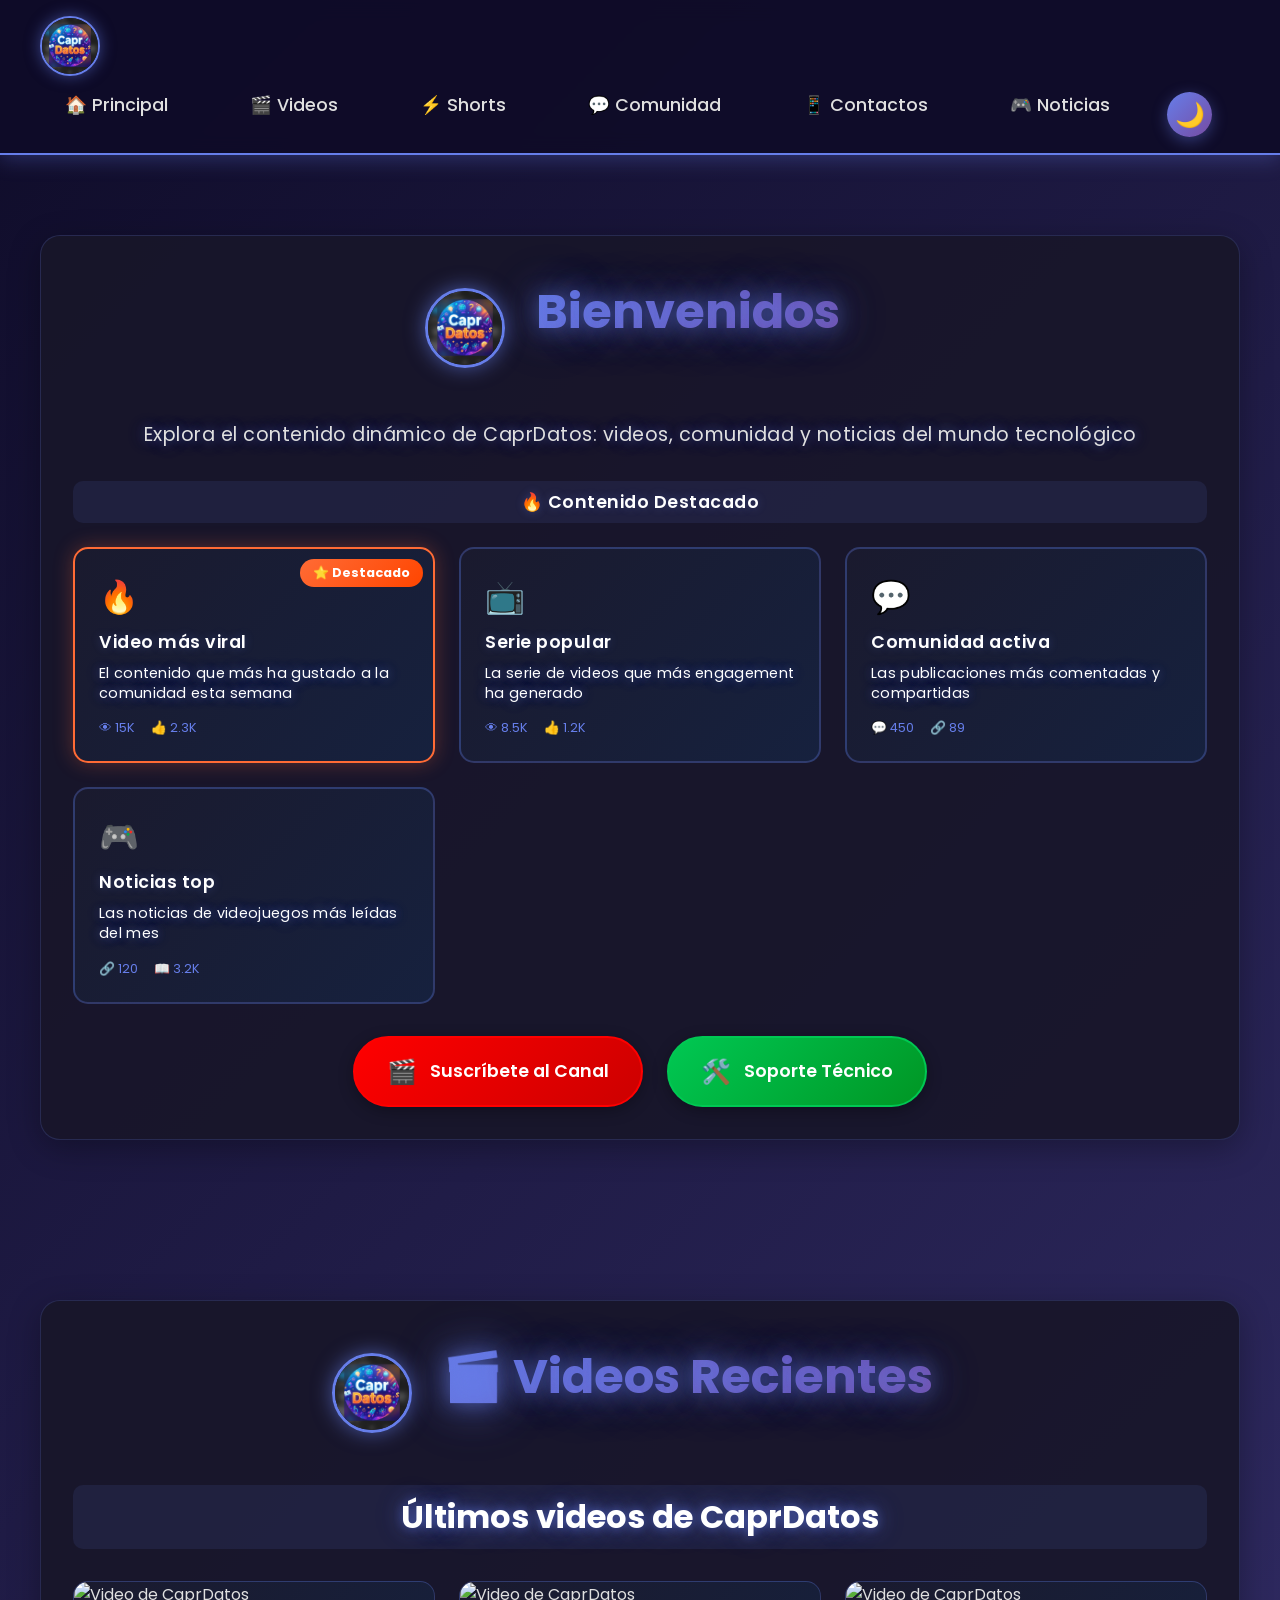
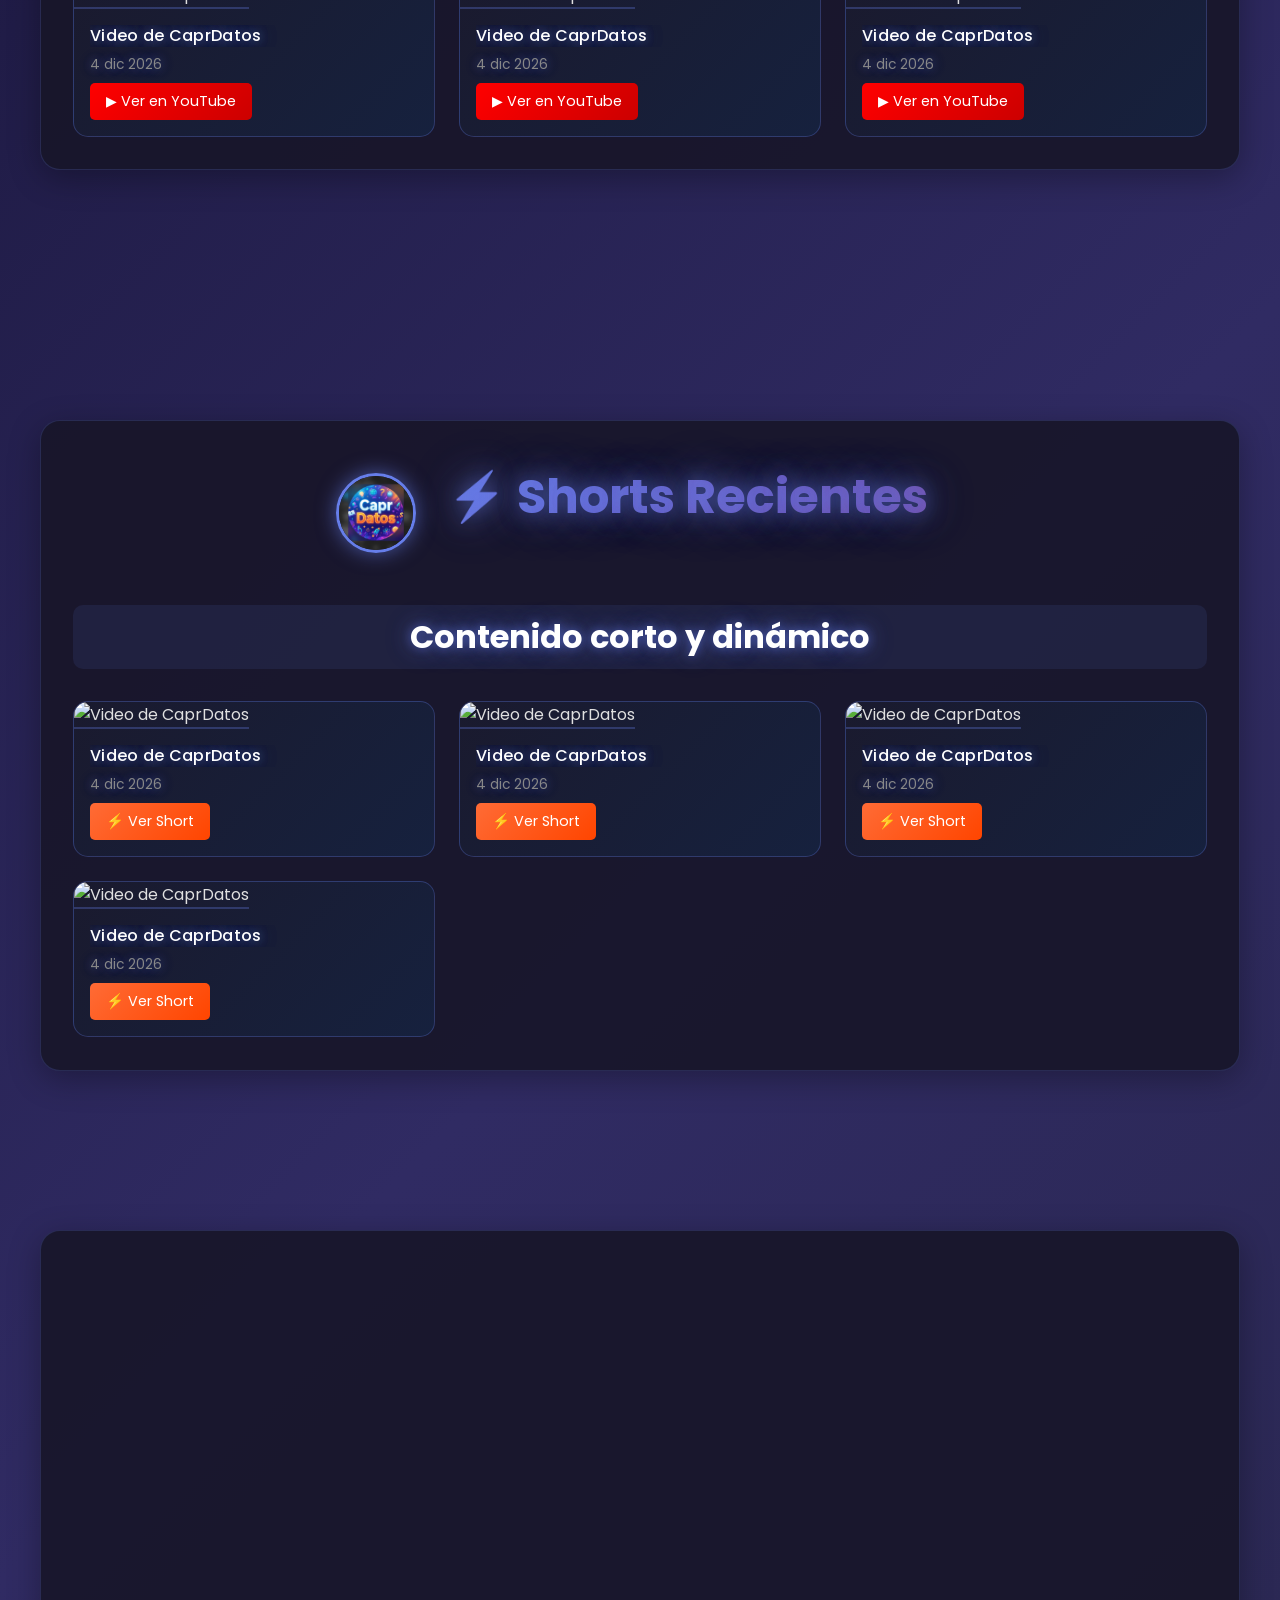
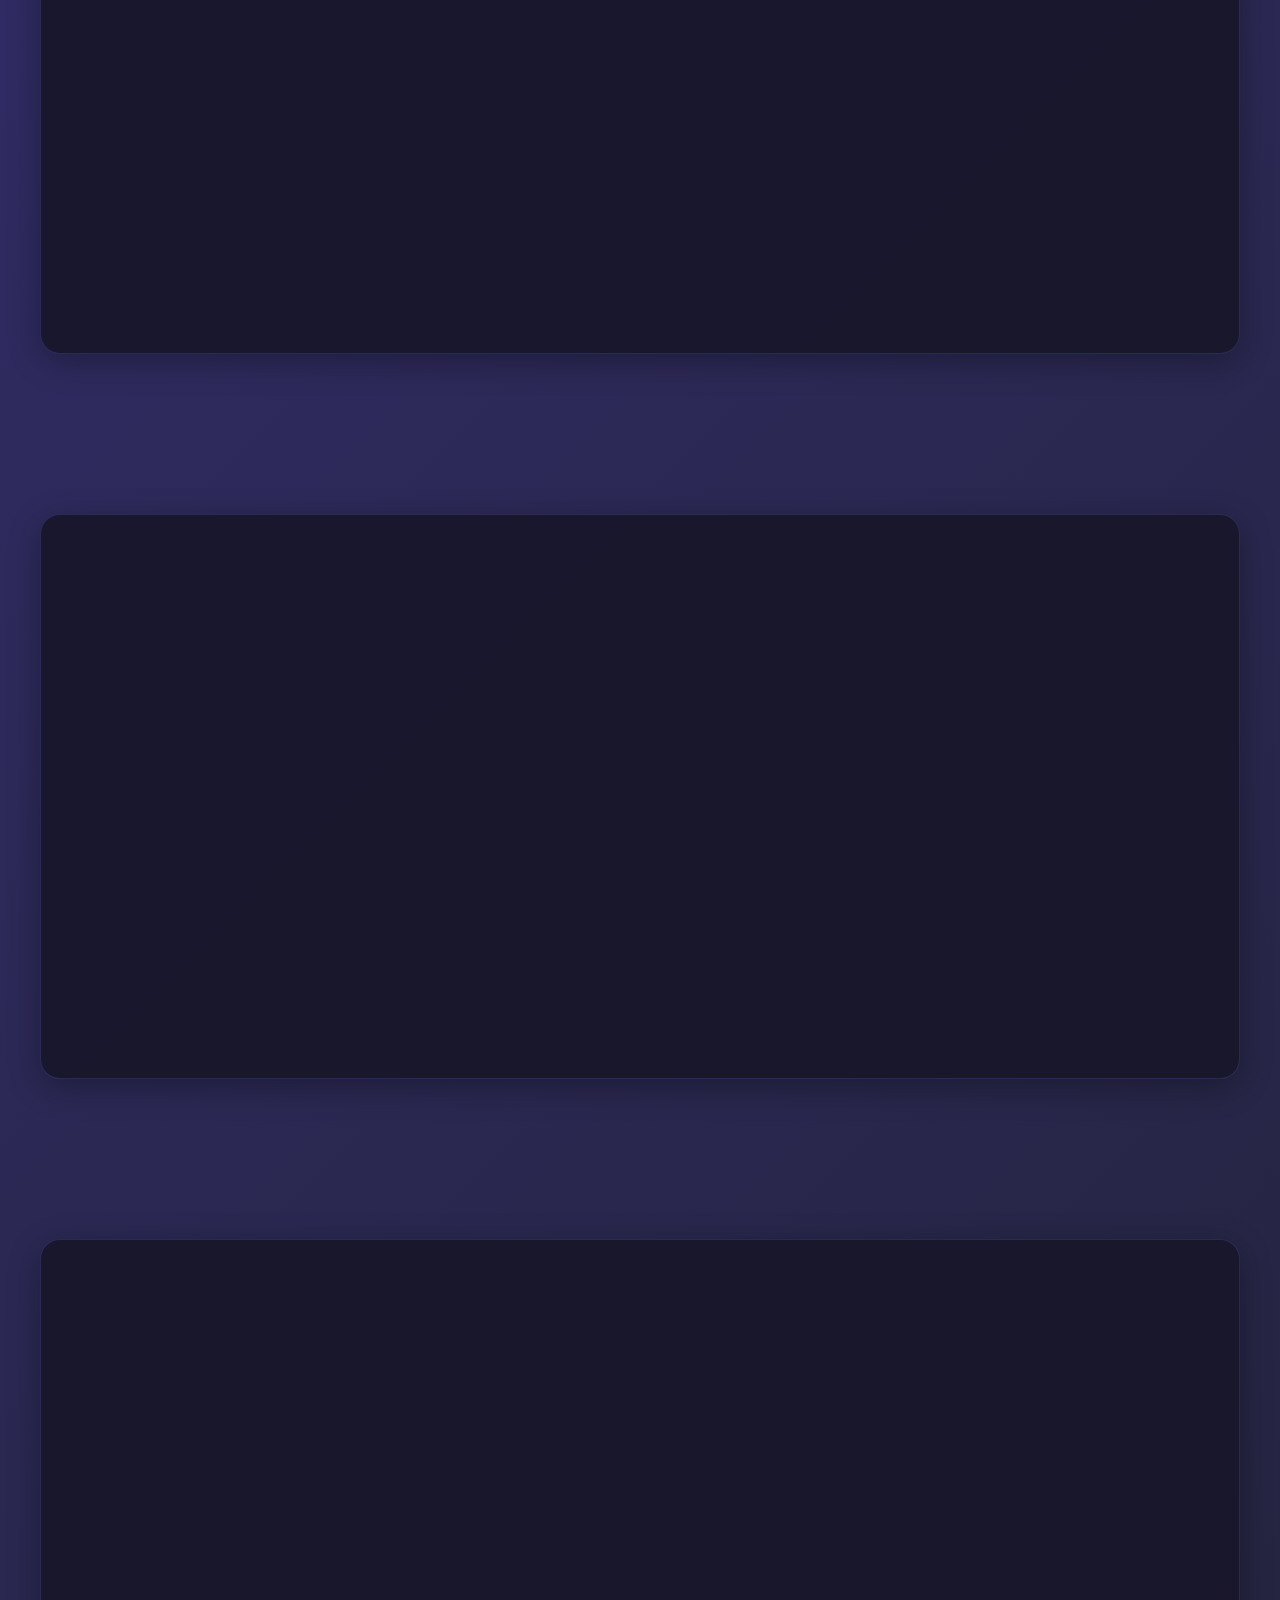
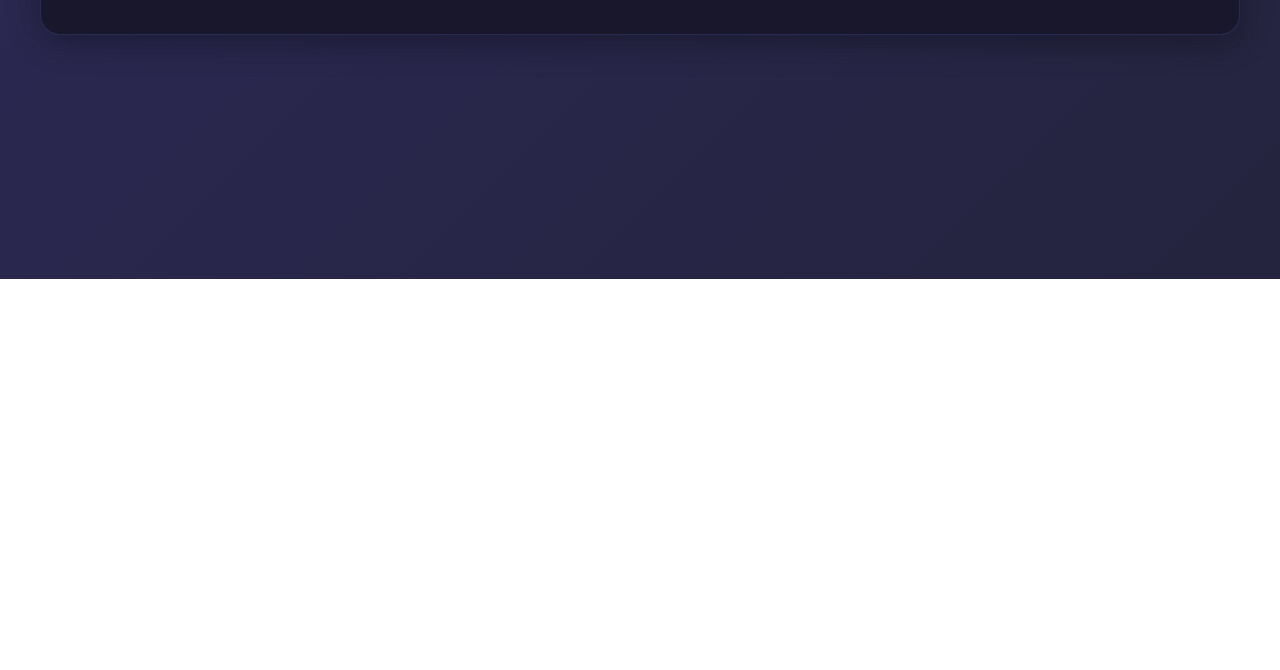
<file: source-6aa1c441fce9960008b0dd98-c3466d11a40d971c (1)/index_backup.html>
<!DOCTYPE html>
<html lang="es">
<head>
    <meta charset="UTF-8">
    <meta name="viewport" content="width=device-width, initial-scale=1.0">
    <title>CaprDatos - Hub de Contenido Dinámico</title>
    
    <!-- Verificación de Google Search Console -->
    <meta name="google-site-verification" content="LaFOIYcTC_8rOf3R3CwZc1BpCsmNzSu4TxbPq8T8mIY" />
    
    <!-- ============================================
       METAETIQUETAS SEO Y OPEN GRAPH
       ============================================ -->
    
    <!-- Descripción para SEO -->
    <meta name="description" content="CaprDatos - Hub de contenido dinámico con videos de YouTube, comunidad activa y noticias de videojuegos. Curiosidades, tecnología y entretenimiento en un solo lugar.">
    <meta name="keywords" content="CaprDatos, YouTube, videojuegos, tecnología, curiosidades, comunidad, gaming, entretenimiento">
    <meta name="author" content="CaprDatos">
    
    <!-- Open Graph para Facebook y otras redes sociales -->
    <meta property="og:title" content="CaprDatos - Hub de Contenido Dinámico">
    <meta property="og:description" content="Descubre el contenido dinámico de CaprDatos: videos de YouTube, comunidad activa y noticias de videojuegos. Curiosidades y tecnología en un solo lugar.">
    <meta property="og:image" content="assets/logo.png">
    <meta property="og:url" content="https://caprdatos.netlify.app/">
    <meta property="og:type" content="website">
    <meta property="og:site_name" content="CaprDatos">
    <meta property="og:locale" content="es_ES">
    
    <!-- Twitter Card para X (Twitter) -->
    <meta name="twitter:card" content="summary_large_image">
    <meta name="twitter:title" content="CaprDatos - Hub de Contenido Dinámico">
    <meta name="twitter:description" content="Descubre el contenido dinámico de CaprDatos: videos de YouTube, comunidad activa y noticias de videojuegos.">
    <meta name="twitter:image" content="assets/logo.png">
    
    <!-- Metadatos adicionales para WhatsApp y otras plataformas -->
    <meta property="og:image:alt" content="Logo de CaprDatos">
    <meta property="og:image:width" content="1200">
    <meta property="og:image:height" content="630">
    
    <!-- Favicon (opcional) -->
    <link rel="icon" type="image/png" href="assets/logo.png">
    
    <!-- Google Fonts - Fuente suave y moderna -->
    <link rel="preconnect" href="https://fonts.googleapis.com">
    <link rel="preconnect" href="https://fonts.gstatic.com" crossorigin>
    <link href="https://fonts.googleapis.com/css2?family=Poppins:wght@300;400;500;600;700&display=swap" rel="stylesheet">
    
    <style>
        /* ============================================
           ESTILOS GLOBALES - DISEÑO GAMING/TECNOLÓGICO
           ============================================ */
        * {
            margin: 0;
            padding: 0;
            box-sizing: border-box;
        }

        html {
            scroll-behavior: smooth;
        }

        body {
            font-family: 'Poppins', 'Segoe UI', Tahoma, Geneva, Verdana, sans-serif;
            background: linear-gradient(135deg, #0f0c29 0%, #302b63 50%, #24243e 100%);
            min-height: 100vh;
            color: #e0e0e0;
            transition: background 0.3s ease, color 0.3s ease;
        }

        /* Modo claro */
        body.light-mode {
            background: linear-gradient(135deg, #f5f7fa 0%, #c3cfe2 100%);
            color: #000000;
        }

        /* ============================================
           NAVEGACIÓN - ESTILO MODERNO OSCURO
           ============================================ */
        nav {
            background: rgba(15, 12, 41, 0.95);
            backdrop-filter: blur(10px);
            padding: 1rem;
            position: sticky;
            top: 0;
            z-index: 100;
            border-bottom: 2px solid #667eea;
            box-shadow: 0 4px 20px rgba(102, 126, 234, 0.3);
            transition: background 0.3s ease, box-shadow 0.3s ease;
        }

        body.light-mode nav {
            background: rgba(255, 255, 255, 0.95);
            border-bottom: 2px solid #667eea;
            box-shadow: 0 4px 20px rgba(250, 250, 250, 0.815);
        }

        .nav-container {
            display: flex;
            align-items: center;
            justify-content: space-between;
            max-width: 1200px;
            margin: 0 auto;
            flex-wrap: wrap;
            gap: 1rem;
        }

        .logo-container {
            display: flex;
            align-items: center;
        }

        .logo-image {
            width: 60px;
            height: 60px;
            border-radius: 50%;
            object-fit: cover;
            border: 2px solid #667eea;
            box-shadow: 0 0 15px rgba(102, 126, 234, 0.5);
            transition: transform 0.3s ease, box-shadow 0.3s ease;
            animation: neon-pulse 3s ease-in-out infinite;
        }

        body.light-mode .logo-image {
            animation: neon-pulse-light 3s ease-in-out infinite;
        }

        .logo-image:hover {
            transform: scale(1.1);
        }

        .logo-text {
            font-size: 1.8rem;
            font-weight: bold;
            text-shadow: 0 0 10px rgba(102, 126, 234, 0.5);
        }

        /* ============================================
           INTERRUPTOR DE MODO CLARO/OSCURO
           ============================================ */
        .theme-toggle {
            background: linear-gradient(135deg, #667eea 0%, #764ba2 100%);
            border: none;
            border-radius: 50%;
            width: 45px;
            height: 45px;
            cursor: pointer;
            display: flex;
            align-items: center;
            justify-content: center;
            font-size: 1.5rem;
            transition: all 0.4s cubic-bezier(0.175, 0.885, 0.32, 1.275);
            box-shadow: 0 4px 15px rgba(102, 126, 234, 0.4);
        }

        .theme-toggle:hover {
            transform: scale(1.15) rotate(15deg);
            box-shadow: 0 8px 25px rgba(102, 126, 234, 0.6);
        }

        .theme-toggle:active {
            transform: scale(0.9) rotate(15deg);
        }

        body.light-mode .theme-toggle {
            background: linear-gradient(135deg, #ff6b35 0%, #ff4500 100%);
            box-shadow: 0 4px 15px rgba(255, 107, 53, 0.4);
        }

        body.light-mode .theme-toggle:hover {
            box-shadow: 0 6px 20px rgba(255, 107, 53, 0.6);
        }

        /* ============================================
           MENÚ HAMBURGUESA PARA MÓVILES
           ============================================ */
        .menu-toggle {
            display: none;
            background: linear-gradient(135deg, #667eea 0%, #764ba2 100%);
            border: none;
            border-radius: 8px;
            width: 45px;
            height: 45px;
            cursor: pointer;
            flex-direction: column;
            justify-content: center;
            align-items: center;
            gap: 5px;
            transition: all 0.3s ease;
            z-index: 1001;
        }

        .menu-toggle span {
            width: 25px;
            height: 3px;
            background: white;
            border-radius: 3px;
            transition: all 0.3s ease;
        }

        .menu-toggle:hover {
            transform: scale(1.05);
        }

        .menu-toggle:active {
            transform: scale(0.92);
        }

        .menu-toggle.active span:nth-child(1) {
            transform: rotate(45deg) translate(5px, 5px);
        }

        .menu-toggle.active span:nth-child(2) {
            opacity: 0;
        }

        .menu-toggle.active span:nth-child(3) {
            transform: rotate(-45deg) translate(5px, -5px);
        }

        body.light-mode .menu-toggle {
            background: linear-gradient(135deg, #333 0%, #555 100%);
        }

        nav ul {
            list-style: none;
            display: flex;
            justify-content: center;
            gap: 2rem;
            flex-wrap: wrap;
        }

        nav a {
            color: #e0e0e0;
            text-decoration: none;
            font-size: 1.1rem;
            padding: 0.7rem 1.5rem;
            border-radius: 8px;
            transition: all 0.3s ease;
            border: 1px solid transparent;
            font-weight: 500;
        }

        nav a:hover {
            background: linear-gradient(135deg, #667eea 0%, #764ba2 100%);
            border-color: #667eea;
            transform: translateY(-2px);
            box-shadow: 0 4px 15px rgba(102, 126, 234, 0.4);
        }

        nav a:active {
            transform: translateY(0) scale(0.96);
        }

        body.light-mode nav a {
            color: #000000;
        }

        body.light-mode nav a:hover {
            color: #ffffff;
        }

        /* ============================================
           SECCIONES - DISEÑO OSCURO MODERNO
           ============================================ */
        section {
            padding: 3rem 2rem;
            min-height: 80vh;
        }

        .section-container {
            background: rgba(24, 22, 42, 0.92);
            border-radius: 20px;
            margin: 2rem auto;
            max-width: 1200px;
            padding: 2rem;
            box-shadow: 0 8px 32px rgba(0, 0, 0, 0.3);
            border: 1px solid rgba(102, 126, 234, 0.2);
            transition: background 0.3s ease, box-shadow 0.3s ease, border-color 0.3s ease;
            content-visibility: auto;
            contain-intrinsic-size: 800px;
            position: relative;
            animation: neon-section-flow 4s ease-in-out infinite;
        }

        body.light-mode .section-container {
            background: rgba(255, 255, 255, 0.9);
            box-shadow: 0 8px 32px rgba(0, 0, 0, 0.1);
            border: 1px solid rgba(102, 126, 234, 0.3);
            animation: neon-section-flow-light 4s ease-in-out infinite;
        }

        /* ============================================
           TÍTULOS - ESTILO GAMING
           ============================================ */
        h1 {
            font-family: 'Poppins', 'Segoe UI', Tahoma, Geneva, Verdana, sans-serif;
            font-size: 3rem;
            margin-bottom: 2rem;
            color: #ffffff;
            text-shadow: 0 0 20px rgba(102, 126, 234, 0.5),
                         0 0 40px rgba(102, 126, 234, 0.4),
                         0 0 60px rgba(102, 126, 234, 0.3);
            background: linear-gradient(135deg, #667eea 0%, #764ba2 100%);
            -webkit-background-clip: text;
            -webkit-text-fill-color: transparent;
            background-clip: text;
            transition: all 0.3s ease;
            position: relative;
            padding: 0.5rem 1rem;
            border-radius: 10px;
            animation: neon-pulse 3s ease-in-out infinite;
        }

        body.light-mode h1 {
            animation: neon-pulse-light 3s ease-in-out infinite;
        }

        body.light-mode h1 {
            color: #000000;
            text-shadow: 0 0 10px rgba(255, 107, 53, 0.3);
        }

        body.light-mode h2 {
            color: #000000;
            text-shadow: 0 0 8px rgba(255, 107, 53, 0.2);
        }

        body.light-mode p {
            color: #000000;
        }

        body.light-mode .featured-title {
            color: #000000;
            text-shadow: 0 0 10px rgba(255, 107, 53, 0.3);
        }

        body.light-mode .featured-description {
            color: #333333;
            text-shadow: 0 0 5px rgba(255, 107, 53, 0.2);
        }

        body.light-mode .featured-stats {
            color: #000000;
        }

        body.light-mode .post-content {
            color: #000000;
        }

        body.light-mode .post-author {
            color: #000000;
        }

        body.light-mode .post-date {
            color: #000000;
        }

        body.light-mode .video-title {
            color: #ffffff;
        }

        body.light-mode .video-date {
            color: #cccccc;
        }

        body.light-mode .news-item h3 {
            color: #000000;
        }

        body.light-mode .news-item p {
            color: #000000;
        }

        body.light-mode .loading {
            color: #000000;
        }

        /* Textos específicos en negro para modo claro móvil */
        body.light-mode .featured-section h2 {
            color: #000000 !important;
        }

        .intro-text {
            color: #e0e0e0;
            font-size: 1.2rem;
            margin-bottom: 2rem;
            letter-spacing: 0.5px;
            text-shadow: 0 0 10px rgba(102, 126, 234, 0.4),
                         0 0 20px rgba(102, 126, 234, 0.3),
                         0 0 30px rgba(102, 126, 234, 0.2);
            animation: intro-text-neon-dark 3s ease-in-out infinite;
        }

        @keyframes intro-text-neon-dark {
            0%, 100% {
                text-shadow: 0 0 10px rgba(102, 126, 234, 0.4),
                             0 0 20px rgba(102, 126, 234, 0.3),
                             0 0 30px rgba(102, 126, 234, 0.2);
            }
            50% {
                text-shadow: 0 0 15px rgba(102, 126, 234, 0.6),
                             0 0 30px rgba(102, 126, 234, 0.5),
                             0 0 45px rgba(102, 126, 234, 0.4);
            }
        }

        body.light-mode .intro-text {
            color: #000000 !important;
            text-shadow: 0 0 10px rgba(255, 107, 53, 0.4),
                         0 0 20px rgba(255, 107, 53, 0.3),
                         0 0 30px rgba(255, 107, 53, 0.2);
            animation: intro-text-neon-light 3s ease-in-out infinite;
        }

        @keyframes intro-text-neon-light {
            0%, 100% {
                text-shadow: 0 0 10px rgba(255, 107, 53, 0.4),
                             0 0 20px rgba(255, 107, 53, 0.3),
                             0 0 30px rgba(255, 107, 53, 0.2);
            }
            50% {
                text-shadow: 0 0 15px rgba(255, 107, 53, 0.6),
                             0 0 30px rgba(255, 107, 53, 0.5),
                             0 0 45px rgba(255, 107, 53, 0.4);
            }
        }

        /* ============================================
           HEADER BRAND - CONTENEDOR DE LOGO Y TÍTULO
           ============================================ */
        .header-brand {
            display: flex;
            align-items: center;
            justify-content: center;
            gap: 15px;
            margin-bottom: 2rem;
            flex-wrap: wrap;
        }

        .brand-logo {
            width: 80px;
            height: 80px;
            border-radius: 50%;
            object-fit: cover;
            border: 3px solid #667eea;
            box-shadow: 0 0 20px rgba(102, 126, 234, 0.6);
            transition: all 0.3s ease;
            animation: neon-pulse 3s ease-in-out infinite;
        }

        body.light-mode .brand-logo {
            animation: neon-pulse-light 3s ease-in-out infinite;
        }

        .brand-logo:hover {
            transform: scale(1.1);
        }

        /* ============================================
           SECCIÓN DESTACADA - CONTENIDO VIRAL
           ============================================ */
        .featured-section {
            margin-top: 2rem;
        }

        .featured-grid {
            display: grid;
            grid-template-columns: repeat(auto-fit, minmax(280px, 1fr));
            gap: 1.5rem;
            margin-top: 1.5rem;
        }

        .featured-card {
            background: linear-gradient(135deg, #1a1a2e 0%, #16213e 100%);
            border-radius: 15px;
            overflow: hidden;
            border: 2px solid rgba(102, 126, 234, 0.3);
            transition: transform 0.3s ease, box-shadow 0.3s ease;
            cursor: pointer;
            position: relative;
            animation: neon-flow 3s ease-in-out infinite;
        }

        body.light-mode .featured-card {
            animation: neon-flow-light 3s ease-in-out infinite;
        }

        .featured-card:hover {
            transform: translateY(-4px);
            box-shadow: 0 10px 30px rgba(102, 126, 234, 0.4);
            border-color: #667eea;
        }

        .featured-card:hover .featured-icon {
            transform: scale(1.1);
            transition: transform 0.3s ease;
        }

        .featured-icon {
            transition: transform 0.3s ease;
        }

        .featured-card.featured {
            border: 2px solid #ff6b35;
            box-shadow: 0 0 20px rgba(255, 107, 53, 0.3);
        }

        .featured-badge {
            position: absolute;
            top: 10px;
            right: 10px;
            background: linear-gradient(135deg, #ff6b35 0%, #ff4500 100%);
            color: white;
            padding: 0.3rem 0.8rem;
            border-radius: 20px;
            font-size: 0.8rem;
            font-weight: bold;
            z-index: 10;
        }

        .featured-content {
            padding: 1.5rem;
        }

        .featured-icon {
            font-size: 2rem;
            margin-bottom: 0.5rem;
            transition: transform 0.3s ease;
        }

        .featured-title {
            color: #ffffff;
            font-size: 1.1rem;
            margin-bottom: 0.5rem;
            font-weight: 600;
            letter-spacing: 0.5px;
            text-shadow: 0 0 10px rgba(102, 126, 234, 0.3);
        }

        .featured-description {
            color: #ffffff;
            font-size: 0.9rem;
            line-height: 1.4;
            margin-bottom: 1rem;
            letter-spacing: 0.3px;
            font-weight: 400;
        }

        .featured-stats {
            display: flex;
            gap: 1rem;
            font-size: 0.8rem;
            color: #667eea;
        }

        .featured-stat {
            display: flex;
            align-items: center;
            gap: 0.3rem;
        }

        /* ============================================
           BOTONES DE ACCIÓN LLAMATIVOS
           ============================================ */
        .action-buttons {
            display: flex;
            gap: 1.5rem;
            justify-content: center;
            margin-top: 2rem;
            flex-wrap: wrap;
        }

        .action-btn {
            display: flex;
            align-items: center;
            gap: 0.8rem;
            padding: 1rem 2rem;
            border-radius: 50px;
            font-size: 1.1rem;
            font-weight: 600;
            text-decoration: none;
            color: white;
            transition: transform 0.3s ease, box-shadow 0.3s ease;
            box-shadow: 0 4px 15px rgba(0, 0, 0, 0.3);
            border: none;
            cursor: pointer;
        }

        .action-btn:hover {
            transform: translateY(-3px);
            box-shadow: 0 8px 25px rgba(0, 0, 0, 0.4);
        }

        .action-btn:active {
            transform: translateY(-1px) scale(0.96);
            box-shadow: 0 4px 15px rgba(0, 0, 0, 0.4);
        }

        @keyframes pulse-glow {
            0%, 100% {
                box-shadow: 0 4px 15px rgba(0, 0, 0, 0.3);
            }
            50% {
                box-shadow: 0 4px 25px rgba(102, 126, 234, 0.6);
            }
        }

        .action-btn {
            animation: pulse-glow 2.5s ease-in-out infinite;
        }

        .action-btn:hover {
            animation-play-state: paused;
        }

        .action-btn:hover .action-btn-icon {
            transform: scale(1.1);
            transition: transform 0.3s ease;
        }

        .action-btn-icon {
            transition: transform 0.3s ease;
        }

        .youtube-btn {
            background: linear-gradient(135deg, #ff0000 0%, #cc0000 100%);
            border: 2px solid #ff0000;
        }

        .youtube-btn:hover {
            background: linear-gradient(135deg, #cc0000 0%, #990000 100%);
            border-color: #cc0000;
        }

        .support-btn {
            background: linear-gradient(135deg, #00c853 0%, #009624 100%);
            border: 2px solid #00c853;
        }

        .support-btn:hover {
            background: linear-gradient(135deg, #009624 0%, #006416 100%);
            border-color: #009624;
        }

        .action-btn-icon {
            font-size: 1.5rem;
            transition: transform 0.3s ease;
        }

        @media (max-width: 768px) {
            .action-buttons {
                flex-direction: column;
                align-items: center;
            }

            .action-btn {
                width: 100%;
                max-width: 300px;
                justify-content: center;
            }
        }

        h2 {
            text-align: center;
            margin-bottom: 2rem;
            color: #ffffff;
            font-size: 2rem;
            font-family: 'Poppins', 'Segoe UI', Tahoma, Geneva, Verdana, sans-serif;
            text-shadow: 0 0 10px rgba(102, 126, 234, 0.5),
                         0 0 20px rgba(102, 126, 234, 0.4),
                         0 0 30px rgba(102, 126, 234, 0.3);
            position: relative;
            padding: 0.5rem 1rem;
            border-radius: 10px;
            background: rgba(102, 126, 234, 0.1);
            animation: neon-pulse 3s ease-in-out infinite;
        }

        body.light-mode h2 {
            animation: neon-pulse-light 3s ease-in-out infinite;
            background: rgba(255, 107, 53, 0.1);
            text-shadow: 0 0 10px rgba(255, 107, 53, 0.5),
                         0 0 20px rgba(255, 107, 53, 0.4),
                         0 0 30px rgba(255, 107, 53, 0.3);
        }

        h3 {
            font-family: 'Poppins', 'Segoe UI', Tahoma, Geneva, Verdana, sans-serif;
            color: #ffffff;
            font-size: 1.5rem;
            margin-bottom: 1rem;
            text-shadow: 0 0 10px rgba(102, 126, 234, 0.5),
                         0 0 20px rgba(102, 126, 234, 0.4),
                         0 0 30px rgba(102, 126, 234, 0.3);
            animation: neon-pulse 3s ease-in-out infinite;
        }

        body.light-mode h3 {
            color: #000000;
            text-shadow: 0 0 10px rgba(255, 107, 53, 0.5),
                         0 0 20px rgba(255, 107, 53, 0.4),
                         0 0 30px rgba(255, 107, 53, 0.3);
            animation: neon-pulse-light 3s ease-in-out infinite;
        }

        p {
            font-family: 'Poppins', 'Segoe UI', Tahoma, Geneva, Verdana, sans-serif;
            text-shadow: 0 0 8px rgba(102, 126, 234, 0.4),
                         0 0 16px rgba(102, 126, 234, 0.3),
                         0 0 24px rgba(102, 126, 234, 0.2);
        }

        body.light-mode p {
            text-shadow: 0 0 8px rgba(255, 107, 53, 0.4),
                         0 0 16px rgba(255, 107, 53, 0.3),
                         0 0 24px rgba(255, 107, 53, 0.2);
        }

        /* ============================================
           GRID DE VIDEOS DE YOUTUBE - TARJETAS OSCURAS
           ============================================ */
        .videos-grid {
            display: grid;
            grid-template-columns: repeat(auto-fill, minmax(300px, 1fr));
            gap: 1.5rem;
            margin-top: 2rem;
        }

        .video-card {
            background: linear-gradient(135deg, #1a1a2e 0%, #16213e 100%);
            border-radius: 15px;
            overflow: hidden;
            border: 1px solid rgba(102, 126, 234, 0.3);
            transition: transform 0.3s ease, box-shadow 0.3s ease;
            cursor: pointer;
            will-change: transform;
            animation: neon-flow 3s ease-in-out infinite;
        }

        body.light-mode .video-card {
            background: linear-gradient(135deg, #1a1a2e 0%, #16213e 100%);
            border: 1px solid rgba(102, 126, 234, 0.3);
            animation: neon-flow-light 3s ease-in-out infinite;
        }

        .video-card:hover {
            transform: translateY(-5px) scale(1.01);
            box-shadow: 0 12px 35px rgba(102, 126, 234, 0.4);
            border-color: #667eea;
        }

        .video-card:hover .video-thumbnail {
            transform: scale(1.03);
            transition: transform 0.3s ease;
        }

        .video-thumbnail {
            width: 100%;
            height: 180px;
            object-fit: cover;
            border-bottom: 2px solid rgba(102, 126, 234, 0.3);
        }

        .video-info {
            padding: 1rem;
        }

        .video-title {
            color: #ffffff;
            font-size: 1rem;
            margin-bottom: 0.5rem;
            line-height: 1.4;
            display: -webkit-box;
            -webkit-line-clamp: 2;
            -webkit-box-orient: vertical;
            overflow: hidden;
            letter-spacing: 0.3px;
            font-weight: 500;
        }

        body.light-mode .video-title {
            color: #ffffff;
        }

        .video-date {
            color: #888;
            font-size: 0.85rem;
            margin-bottom: 0.5rem;
        }

        body.light-mode .video-date {
            color: #cccccc;
        }

        .video-link {
            display: inline-block;
            background: linear-gradient(135deg, #ff0000 0%, #cc0000 100%);
            color: white;
            text-decoration: none;
            padding: 0.5rem 1rem;
            border-radius: 5px;
            font-size: 0.9rem;
            transition: all 0.4s cubic-bezier(0.175, 0.885, 0.32, 1.275);
        }

        .video-link:hover {
            background: linear-gradient(135deg, #cc0000 0%, #990000 100%);
            transform: translateY(-2px) scale(1.08);
            box-shadow: 0 4px 15px rgba(255, 0, 0, 0.4);
        }

        .video-link:active {
            transform: translateY(0) scale(0.96);
        }

        /* ============================================
           SECCIÓN DE COMUNIDAD - MURO DE PUBLICACIONES
           ============================================ */
        .community-posts {
            display: grid;
            grid-template-columns: repeat(auto-fill, minmax(280px, 1fr));
            gap: 1.5rem;
            margin-top: 2rem;
        }

        .post-card {
            background: linear-gradient(135deg, #1a1a2e 0%, #0f0c29 100%);
            border-radius: 15px;
            padding: 1.5rem;
            border: 1px solid rgba(102, 126, 234, 0.2);
            transition: transform 0.3s ease, box-shadow 0.3s ease;
            animation: neon-flow 3s ease-in-out infinite;
        }

        body.light-mode .post-card {
            animation: neon-flow-light 3s ease-in-out infinite;
        }

        .post-card:hover {
            transform: translateY(-3px);
            box-shadow: 0 8px 25px rgba(102, 126, 234, 0.3);
            border-color: #667eea;
        }

        .post-card:hover .post-avatar {
            transform: scale(1.05);
            transition: transform 0.3s ease;
        }

        .post-header {
            display: flex;
            align-items: center;
            margin-bottom: 1rem;
        }

        .post-avatar {
            width: 40px;
            height: 40px;
            border-radius: 50%;
            background: linear-gradient(135deg, #667eea 0%, #764ba2 100%);
            display: flex;
            align-items: center;
            justify-content: center;
            font-weight: bold;
            color: white;
            margin-right: 0.75rem;
            transition: transform 0.3s ease;
        }

        .post-author {
            color: #ffffff;
            font-weight: 600;
        }

        .post-date {
            color: #888;
            font-size: 0.8rem;
            margin-left: auto;
        }

        .post-content {
            color: #e0e0e0;
            line-height: 1.6;
            font-size: 0.95rem;
        }

        .post-emoji {
            font-size: 1.5rem;
            margin-right: 0.5rem;
        }

        /* ============================================
           ENLACES SOCIALES - ESTILO GAMING
           ============================================ */
        .social-links {
            display: grid;
            grid-template-columns: repeat(auto-fit, minmax(200px, 1fr));
            gap: 1rem;
            margin-top: 2rem;
        }

        .social-link {
            display: flex;
            align-items: center;
            justify-content: center;
            color: white;
            text-decoration: none;
            padding: 1rem;
            border-radius: 10px;
            font-size: 1rem;
            transition: all 0.4s cubic-bezier(0.175, 0.885, 0.32, 1.275);
            font-weight: 500;
            letter-spacing: 0.3px;
            animation: neon-flow 3s ease-in-out infinite;
        }

        body.light-mode .social-link {
            animation: neon-flow-light 3s ease-in-out infinite;
        }

        .social-link:hover {
            transform: translateY(-5px) scale(1.02);
            box-shadow: 0 10px 25px rgba(0, 0, 0, 0.4);
        }

        .social-link:active {
            transform: translateY(-1px) scale(0.97);
        }

        .x-link {
            background: linear-gradient(135deg, #000000 0%, #1a1a1a 100%);
            border: 1px solid #333;
        }

        .x-link:hover {
            background: linear-gradient(135deg, #1a1a1a 0%, #333333 100%);
        }

        .facebook-link {
            background: linear-gradient(135deg, #1877F2 0%, #0d5bb8 100%);
        }

        .threads-link {
            background: linear-gradient(135deg, #000000 0%, #1a1a1a 100%);
            border: 1px solid #333;
        }

        .instagram-link {
            background: linear-gradient(45deg, #f09433, #e6683c, #dc2743, #cc2366, #bc1888);
        }

        /* ============================================
           LOADING Y MENSAJES
           ============================================ */
        .loading {
            text-align: center;
            color: #888;
            font-size: 1.2rem;
            padding: 2rem;
        }

        .loading::after {
            content: '...';
            animation: dots 1.5s steps(4, end) infinite;
        }

        /* ============================================
           ANIMACIONES NEÓN UNIFICADAS (OPTIMIZACIÓN)
           ============================================ */
        @keyframes neon-pulse {
            0%, 100% {
                box-shadow: 0 0 10px rgba(102, 126, 234, 0.4),
                            0 0 20px rgba(102, 126, 234, 0.3),
                            0 0 30px rgba(102, 126, 234, 0.2);
                border-color: rgba(102, 126, 234, 0.8);
            }
            50% {
                box-shadow: 0 0 20px rgba(102, 126, 234, 0.6),
                            0 0 35px rgba(102, 126, 234, 0.5),
                            0 0 50px rgba(102, 126, 234, 0.4);
                border-color: rgba(102, 126, 234, 1);
            }
        }

        @keyframes neon-pulse-light {
            0%, 100% {
                box-shadow: 0 0 10px rgba(255, 107, 53, 0.4),
                            0 0 20px rgba(255, 107, 53, 0.3),
                            0 0 30px rgba(255, 107, 53, 0.2);
                border-color: rgba(255, 107, 53, 0.8);
            }
            50% {
                box-shadow: 0 0 20px rgba(255, 107, 53, 0.6),
                            0 0 35px rgba(255, 107, 53, 0.5),
                            0 0 50px rgba(255, 107, 53, 0.4);
                border-color: rgba(255, 107, 53, 1);
            }
        }

        @keyframes neon-flow {
            0%, 100% {
                box-shadow: 0 0 3px rgba(102, 126, 234, 0.2),
                            0 0 6px rgba(102, 126, 234, 0.1);
                border-color: rgba(102, 126, 234, 0.3);
            }
            50% {
                box-shadow: 0 0 6px rgba(102, 126, 234, 0.4),
                            0 0 12px rgba(102, 126, 234, 0.3);
                border-color: rgba(102, 126, 234, 0.5);
            }
        }

        @keyframes neon-flow-light {
            0%, 100% {
                box-shadow: 0 0 3px rgba(255, 107, 53, 0.2),
                            0 0 6px rgba(255, 107, 53, 0.1);
                border-color: rgba(255, 107, 53, 0.3);
            }
            50% {
                box-shadow: 0 0 6px rgba(255, 107, 53, 0.4),
                            0 0 12px rgba(255, 107, 53, 0.3);
                border-color: rgba(255, 107, 53, 0.5);
            }
        }

        @keyframes neon-section-flow {
            0%, 100% {
                box-shadow: 0 0 5px rgba(102, 126, 234, 0.3),
                            0 0 10px rgba(102, 126, 234, 0.2),
                            0 0 15px rgba(102, 126, 234, 0.1),
                            inset 0 0 5px rgba(102, 126, 234, 0.1);
                border-color: rgba(102, 126, 234, 0.4);
            }
            50% {
                box-shadow: 0 0 10px rgba(102, 126, 234, 0.5),
                            0 0 20px rgba(102, 126, 234, 0.4),
                            0 0 30px rgba(102, 126, 234, 0.3),
                            inset 0 0 10px rgba(102, 126, 234, 0.2);
                border-color: rgba(102, 126, 234, 0.6);
            }
        }

        @keyframes neon-section-flow-light {
            0%, 100% {
                box-shadow: 0 0 5px rgba(255, 107, 53, 0.3),
                            0 0 10px rgba(255, 107, 53, 0.2),
                            0 0 15px rgba(255, 107, 53, 0.1),
                            inset 0 0 5px rgba(255, 107, 53, 0.1);
                border-color: rgba(255, 107, 53, 0.4);
            }
            50% {
                box-shadow: 0 0 10px rgba(255, 107, 53, 0.5),
                            0 0 20px rgba(255, 107, 53, 0.4),
                            0 0 30px rgba(255, 107, 53, 0.3),
                            inset 0 0 10px rgba(255, 107, 53, 0.2);
                border-color: rgba(255, 107, 53, 0.6);
            }
        }

        @keyframes intro-text-neon-dark {
            0%, 100% {
                text-shadow: 0 0 10px rgba(102, 126, 234, 0.4),
                             0 0 20px rgba(102, 126, 234, 0.3),
                             0 0 30px rgba(102, 126, 234, 0.2);
            }
            50% {
                text-shadow: 0 0 15px rgba(102, 126, 234, 0.6),
                             0 0 30px rgba(102, 126, 234, 0.5),
                             0 0 45px rgba(102, 126, 234, 0.4);
            }
        }

        @keyframes intro-text-neon-light {
            0%, 100% {
                text-shadow: 0 0 10px rgba(255, 107, 53, 0.4),
                             0 0 20px rgba(255, 107, 53, 0.3),
                             0 0 30px rgba(255, 107, 53, 0.2);
            }
            50% {
                text-shadow: 0 0 15px rgba(255, 107, 53, 0.6),
                             0 0 30px rgba(255, 107, 53, 0.5),
                             0 0 45px rgba(255, 107, 53, 0.4);
            }
        }

        @keyframes dots {
            0%, 20% { content: '.'; }
            40% { content: '..'; }
            60%, 100% { content: '...'; }
        }

        .error-message {
            text-align: center;
            color: #ff6b6b;
            padding: 2rem;
            background: rgba(255, 107, 107, 0.1);
            border-radius: 10px;
            border: 1px solid rgba(255, 107, 107, 0.3);
        }

        /* ============================================
           RESPONSIVE DESIGN - OPTIMIZADO PARA MÓVIL
           ============================================ */
        @media (max-width: 768px) {
            h1 {
                font-size: 1.8rem;
            }

            h2 {
                font-size: 1.4rem;
            }

            h3 {
                font-size: 1.1rem;
            }

            .header-brand {
                flex-direction: column;
                gap: 10px;
            }

            .brand-logo {
                width: 50px;
                height: 50px;
            }

            .nav-container {
                flex-direction: column;
                text-align: center;
                padding: 0.5rem;
            }

            .logo-container {
                margin-bottom: 0.5rem;
            }

            .logo-image {
                width: 45px;
                height: 45px;
            }

            .logo-text {
                font-size: 1.3rem;
            }

            /* Menú hamburguesa para móviles */
            .menu-toggle {
                display: flex;
                position: fixed;
                top: 0.8rem;
                right: 0.8rem;
                z-index: 1002;
            }

            nav ul {
                position: fixed;
                top: 0;
                right: -100%;
                width: 75%;
                max-width: 280px;
                height: 100vh;
                background: rgba(15, 12, 41, 0.98);
                backdrop-filter: blur(10px);
                flex-direction: column;
                justify-content: center;
                align-items: center;
                gap: 1.2rem;
                transition: right 0.3s ease;
                z-index: 1000;
                box-shadow: -5px 0 30px rgba(0, 0, 0, 0.5);
                padding: 2rem 1rem;
            }

            nav ul.active {
                right: 0;
            }

            nav a {
                font-size: 1.1rem;
                padding: 0.8rem 1.5rem;
                text-align: center;
                width: 100%;
            }

            body.light-mode nav ul {
                background: rgba(255, 255, 255, 0.98);
            }

            body.light-mode nav a {
                color: #000000;
            }

            .section-container {
                margin: 0.8rem;
                padding: 1.2rem;
            }

            section {
                padding: 2rem 0.5rem;
            }

            .videos-grid,
            .featured-grid,
            .community-posts,
            .social-links {
                grid-template-columns: 1fr;
                gap: 1rem;
            }

            /* Optimización de animaciones para móvil */
            .section-container,
            .featured-card,
            .video-card,
            .post-card,
            .social-link {
                animation-duration: 6s; /* Animaciones más lentas en móvil */
            }

            /* Desactivar animaciones en dispositivos de gama baja */
            @media (prefers-reduced-motion: reduce) {
                * {
                    animation-duration: 0.01ms !important;
                    animation-iteration-count: 1 !important;
                    transition-duration: 0.01ms !important;
                }
            }

            /* Optimización de imágenes para móvil */
            .video-thumbnail {
                height: 160px;
            }

            .action-buttons {
                flex-direction: column;
                align-items: center;
                gap: 1rem;
            }

            .action-btn {
                width: 100%;
                max-width: 280px;
                justify-content: center;
                font-size: 1rem;
                padding: 0.8rem 1.5rem;
            }
        }
    </style>
</head>
<body>
    <!-- Navegación -->
    <nav>
        <div class="nav-container">
            <!-- Logo de CaprDatos (cargado desde base de datos) -->
            <div class="logo-container">
                <img src="assets/logo.png" alt="CaprDatos Logo" class="logo-image" loading="lazy" width="60" height="60">
                <div class="logo-text" style="display: none;">
                    <span style="color: white;">Capr</span><span style="color: #ff6b35;">Datos</span>
                </div>
            </div>
            
            <!-- Botón hamburguesa para móviles -->
            <button class="menu-toggle" onclick="toggleMenu()" aria-label="Menú">
                <span></span>
                <span></span>
                <span></span>
            </button>
            
            <!-- Menú de navegación -->
            <ul id="nav-menu">
                <li><a href="#principal" onclick="closeMenu()">🏠 Principal</a></li>
                <li><a href="#videos" onclick="closeMenu()">🎬 Videos</a></li>
                <li><a href="#shorts" onclick="closeMenu()">⚡ Shorts</a></li>
                <li><a href="#comunidad" onclick="closeMenu()">💬 Comunidad</a></li>
                <li><a href="#contactos" onclick="closeMenu()">📱 Contactos</a></li>
                <li><a href="#noticias" onclick="closeMenu()">🎮 Noticias</a></li>
                <li><button class="theme-toggle" onclick="toggleTheme()" title="Cambiar tema">🌙</button></li>
            </ul>
        </div>
    </nav>

    <!-- Sección Principal con Bienvenidos -->
    <section id="principal">
        <div class="section-container">
            <header class="header-brand">
                <img src="assets/logo.png" alt="CaprDatos Logo" class="brand-logo" loading="lazy" width="80" height="80">
                <h1>Bienvenidos</h1>
            </header>
            <p class="intro-text" style="text-align: center; color: #e0e0e0; font-size: 1.2rem; margin-bottom: 2rem;">
                Explora el contenido dinámico de CaprDatos: videos, comunidad y noticias del mundo tecnológico
            </p>

            <!-- Sección Destacada - Contenido Viral -->
            <div class="featured-section">
                <h2 class="featured-title" style="text-align: center; margin-bottom: 1.5rem; color: #ffffff;">🔥 Contenido Destacado</h2>
                <div class="featured-grid" id="featured-container">
                    <!-- El contenido destacado se cargará dinámicamente -->
                </div>
            </div>

            <!-- Botones de Acción -->
            <div class="action-buttons">
                <a href="https://www.youtube.com/@CaprDatos?sub_confirmation=1" target="_blank" class="action-btn youtube-btn">
                    <span class="action-btn-icon">🎬</span>
                    Suscríbete al Canal
                </a>
                <a href="#contactos" class="action-btn support-btn">
                    <span class="action-btn-icon">🛠️</span>
                    Soporte Técnico
                </a>
            </div>
        </div>
    </section>

    <!-- Sección de Videos de YouTube (Feed RSS Dinámico) -->
    <section id="videos">
        <div class="section-container">
            <!-- Header Brand con Logo y Título -->
            <header class="header-brand">
                <img src="assets/logo.png" alt="CaprDatos Logo" class="brand-logo" loading="lazy" width="80" height="80">
                <h1>🎬 Videos Recientes</h1>
            </header>
            <h2>Últimos videos de CaprDatos</h2>
            
            <!-- Contenedor del grid de videos -->
            <div class="videos-grid" id="videos-container">
                <div class="loading">Cargando videos</div>
            </div>
        </div>
    </section>

    <!-- Sección de Shorts Recientes -->
    <section id="shorts">
        <div class="section-container">
            <!-- Header Brand con Logo y Título -->
            <header class="header-brand">
                <img src="assets/logo.png" alt="CaprDatos Logo" class="brand-logo" loading="lazy" width="80" height="80">
                <h1>⚡ Shorts Recientes</h1>
            </header>
            <h2>Contenido corto y dinámico</h2>
            
            <!-- Contenedor del grid de shorts -->
            <div class="videos-grid" id="shorts-container">
                <div class="loading">Cargando shorts</div>
            </div>
        </div>
    </section>

    <!-- Sección de Comunidad (Publicaciones Estáticas) -->
    <section id="comunidad">
        <div class="section-container">
            <header class="header-brand">
                <img src="assets/logo.png" alt="CaprDatos Logo" class="brand-logo" loading="lazy" width="80" height="80">
                <h1>💬 Comunidad</h1>
            </header>
            <h2>Muro de Publicaciones</h2>
            
            <!-- Contenedor de publicaciones de comunidad -->
            <div class="community-posts" id="community-container">
                <!-- Las publicaciones se cargarán mediante JavaScript -->
            </div>
        </div>
    </section>

    <!-- Sección de Contactos -->
    <section id="contactos">
        <div class="section-container">
            <header class="header-brand">
                <img src="assets/logo.png" alt="CaprDatos Logo" class="brand-logo" loading="lazy" width="80" height="80">
                <h1>📱 Contactos</h1>
            </header>
            <h2>Conéctate conmigo</h2>
            
            <div class="social-links">
                <a href="https://x.com/drecxegame" target="_blank" class="social-link x-link">
                    🐦 X (Twitter)
                </a>
                <a href="https://www.facebook.com/drecxegame/" target="_blank" class="social-link facebook-link">
                    📘 Facebook
                </a>
                <a href="https://www.threads.com/@drecx_egame?hl=es-la" target="_blank" class="social-link threads-link">
                    🧵 Threads
                </a>
                <a href="https://www.instagram.com/drecx_egame/" target="_blank" class="social-link instagram-link">
                    📷 Instagram
                </a>
                <a href="https://www.youtube.com/@CaprDatos" target="_blank" class="social-link" style="background: linear-gradient(135deg, #ff0000 0%, #cc0000 100%);">
                    🎬 YouTube
                </a>
                <a href="https://www.tiktok.com/@caprdatos" target="_blank" class="social-link" style="background: linear-gradient(135deg, #000000 0%, #25f4ee 100%);">
                    🎵 TikTok
                </a>
            </div>

            <!-- Botones de Acción Adicionales -->
            <div class="action-buttons" style="margin-top: 3rem;">
                <a href="https://www.youtube.com/@CaprDatos?sub_confirmation=1" target="_blank" class="action-btn youtube-btn">
                    <span class="action-btn-icon">🎬</span>
                    Suscríbete al Canal
                </a>
                <a href="mailto:soporte@caprdatos.com" class="action-btn support-btn">
                    <span class="action-btn-icon">📧</span>
                    Email de Soporte
                </a>
            </div>
        </div>
    </section>

    <!-- Sección de Noticias -->
    <section id="noticias">
        <div class="section-container">
            <h1>🎮 Noticias de Videojuegos</h1>
            <h2>Fuentes Confiables</h2>
            
            <div class="social-links">
                <a href="https://www.ign.com/es/games" target="_blank" class="social-link" style="background: linear-gradient(135deg, #ff7300 0%, #ff5500 100%);">
                    🔥 IGN España
                </a>
                <a href="https://www.eurogamer.es/" target="_blank" class="social-link" style="background: linear-gradient(135deg, #ff0000 0%, #cc0000 100%);">
                    🎮 Eurogamer
                </a>
                <a href="https://www.3djuegos.com/" target="_blank" class="social-link" style="background: linear-gradient(135deg, #0066cc 0%, #004499 100%);">
                    🕹️ 3DJuegos
                </a>
                <a href="https://www.meristation.com/" target="_blank" class="social-link" style="background: linear-gradient(135deg, #9900ff 0%, #6600cc 100%);">
                    ⚡ MeriStation
                </a>
                <a href="https://www.hobbyconsolas.com/" target="_blank" class="social-link" style="background: linear-gradient(135deg, #ff6600 0%, #cc5200 100%);">
                    🎯 HobbyConsolas
                </a>
            </div>
            
            <div style="margin-top: 2rem; text-align: center; color: #888;">
                <p>Última actualización: <span id="last-update">Cargando...</span></p>
            </div>
        </div>
    </section>

    <script>
        // ============================================
        // CONFIGURACIÓN Y DATOS
        // ============================================
        
        // ============================================
        // VIDEOS DE YOUTUBE - CONFIGURACIÓN
        // ============================================
        
        // ID del canal de CaprDatos (proporcionado por el usuario)
        const CAPRDATOS_CHANNEL_ID = 'UC2dJYOz-nnRx665Xx3RKQxQ';
        
        // Lista de videos recientes (se actualiza manualmente o automáticamente)
        // Formato: { id: 'VIDEO_ID', title: 'Título', isShort: false }
        let recentVideos = [];
        
        // Sistema de caché para evitar peticiones excesivas
        const CACHE_DURATION = 30 * 60 * 1000; // 30 minutos
        let lastFetchTime = 0;
        let cachedVideos = null;
        
        // Función para cargar videos usando YouTube oEmbed (no requiere API key)
        async function fetchYouTubeVideos() {
            const videosContainer = document.getElementById('videos-container');
            const shortsContainer = document.getElementById('shorts-container');
            
            const now = Date.now();
            
            // Usar caché si está disponible y es reciente
            if (cachedVideos && (now - lastFetchTime) < CACHE_DURATION) {
                console.log('� Usando caché de videos (', Math.round((now - lastFetchTime) / 1000 / 60), 'minutos antiguo)');
                displayVideos(cachedVideos, videosContainer, shortsContainer);
                return;
            }
            
            console.log('� Cargando videos del canal CaprDatos...');
            console.log('⏰ Última actualización:', new Date().toLocaleTimeString());
            
            try {
                // Método 1: Intentar usar YouTube oEmbed para obtener videos del canal
                // Usaremos una lista manual de videos recientes que se puede actualizar
                const channelVideos = await getChannelVideos();
                
                if (channelVideos && channelVideos.length > 0) {
                    console.log(`✅ Se encontraron ${channelVideos.length} videos en total`);
                    
                    // Guardar en caché
                    cachedVideos = channelVideos;
                    lastFetchTime = now;
                    
                    displayVideos(channelVideos, videosContainer, shortsContainer);
                    
                    console.log('✅ Videos cargados exitosamente');
                    
                } else {
                    throw new Error('No se encontraron videos');
                }
            } catch (error) {
                console.error('Error al cargar videos:', error);
                showErrorMessage(videosContainer, 'videos');
                showErrorMessage(shortsContainer, 'shorts');
            }
        }
        
        // Función para mostrar videos en los contenedores
        function displayVideos(channelVideos, videosContainer, shortsContainer) {
            // Limpiar contenedores
            videosContainer.innerHTML = '';
            shortsContainer.innerHTML = '';
            
            // Separar videos en shorts y videos largos
            const shorts = [];
            const longVideos = [];
            
            channelVideos.forEach(video => {
                if (video.isShort) {
                    shorts.push(video);
                } else {
                    longVideos.push(video);
                }
            });
            
            console.log(`📹 Videos largos: ${longVideos.length}, ⚡ Shorts: ${shorts.length}`);
            
            // Mostrar primeros 4 videos largos
            if (longVideos.length > 0) {
                longVideos.slice(0, 4).forEach(video => {
                    const videoCard = createVideoCard(video, false);
                    videosContainer.appendChild(videoCard);
                });
                console.log(`🎬 Mostrando ${Math.min(4, longVideos.length)} videos largos`);
            } else {
                videosContainer.innerHTML = '<div class="loading">No hay videos largos disponibles</div>';
            }
            
            // Mostrar primeros 5 shorts
            if (shorts.length > 0) {
                shorts.slice(0, 5).forEach(video => {
                    const videoCard = createVideoCard(video, true);
                    shortsContainer.appendChild(videoCard);
                });
                console.log(`⚡ Mostrando ${Math.min(5, shorts.length)} shorts`);
            } else {
                shortsContainer.innerHTML = '<div class="loading">No hay shorts disponibles</div>';
            }
        }
        
        // Función para obtener videos del canal con información real SIMPLIFICADA
        async function getChannelVideos() {
            console.log('🔍 Obteniendo videos de CaprDatos...');
            
            // PRIMER INTENTO: Usar RSS feed automático de YouTube
            const rssVideos = await getVideosFromRSS();
            
            if (rssVideos && rssVideos.length > 0) {
                console.log('✅ Videos obtenidos desde RSS feed automático');
                return rssVideos;
            }
            
            // FALLBACK: Usar lista manual si RSS falla
            console.log('⚠️ RSS falló, usando lista manual como fallback');
            const manualVideos = getManualVideoList();
            const videosWithInfo = [];
            
            console.log('🔄 Procesando', manualVideos.length, 'videos con noembed.com...');
            
            for (const video of manualVideos) {
                try {
                    const videoUrl = `https://www.youtube.com/watch?v=${video.id}`;
                    const oembedUrl = `https://noembed.com/embed?url=${encodeURIComponent(videoUrl)}`;
                    
                    const response = await fetch(oembedUrl);
                    if (response.ok) {
                        const data = await response.json();
                        videosWithInfo.push({
                            id: video.id,
                            title: data.title || 'Video de CaprDatos',
                            thumbnail: data.thumbnail_url || `https://img.youtube.com/vi/${video.id}/mqdefault.jpg`,
                            publishedAt: data.publish_date || video.publishedAt,
                            isShort: video.isShort
                        });
                        console.log('✅ Info obtenida para:', video.id, '-', data.title);
                    } else {
                        // Si noembed falla, usar miniaturas de YouTube
                        videosWithInfo.push({
                            id: video.id,
                            title: 'Video de CaprDatos',
                            thumbnail: `https://img.youtube.com/vi/${video.id}/mqdefault.jpg`,
                            publishedAt: video.publishedAt,
                            isShort: video.isShort
                        });
                        console.log('⚠️ Noembed falló para:', video.id, ', usando miniatura por defecto');
                    }
                } catch (error) {
                    console.log('❌ Error procesando video:', video.id, error);
                    // Usar miniatura por defecto como fallback
                    videosWithInfo.push({
                        id: video.id,
                        title: 'Video de CaprDatos',
                        thumbnail: `https://img.youtube.com/vi/${video.id}/mqdefault.jpg`,
                        publishedAt: video.publishedAt,
                        isShort: video.isShort
                    });
                }
            }
            
            console.log('✅ Total de videos procesados:', videosWithInfo.length);
            return videosWithInfo;
        }
        
        // Función auxiliar para extraer ID de video de RSS
        function extractVideoIdFromRSS(item) {
            if (item.guid && item.guid.includes('yt:video:')) {
                return item.guid.split('yt:video:')[1];
            }
            if (item.link) {
                const match = item.link.match(/[?&]v=([^&]+)/);
                if (match) return match[1];
            }
            return null;
        }
        
        // Función auxiliar para extraer thumbnail de RSS
        function extractThumbnailFromRSS(item) {
            if (item.thumbnail) return item.thumbnail;
            if (item.media$thumbnail) return item.media$thumbnail.url;
            return null;
        }
        
        // Lista manual de videos (FALLBACK - solo se usa si RSS falla)
        function getManualVideoList() {
            return [
                // ============================================
                // VIDEOS REALES DE CAPRDATOS (FALLBACK AUTOMÁTICO)
                // ============================================
                
                // TUS VIDEOS MÁS RECIENTES - ACTUALIZA ESTOS IDs CON TUS VIDEOS ACTUALES
                { id: 'wYaCNO4ewZk', isShort: false, publishedAt: new Date().toISOString() },
                { id: 'yLGWFx3Mcsg', isShort: false, publishedAt: new Date().toISOString() },
                { id: 'bJa31t5TeMM', isShort: false, publishedAt: new Date().toISOString() },
                
                // TUS SHORTS MÁS RECIENTES - ACTUALIZA ESTOS IDs CON TUS SHORTS ACTUALES
                { id: 'KVWUrcl1IGU', isShort: true, publishedAt: new Date().toISOString() },
                { id: 'vm6dXVuuIhw', isShort: true, publishedAt: new Date().toISOString() },
                { id: 'lKZmUNgyZtY', isShort: true, publishedAt: new Date().toISOString() },
                { id: '0Obo-odtE6E', isShort: true, publishedAt: new Date().toISOString() },
                
            ];
        }
        
        // Función para obtener videos automáticamente desde RSS feed de YouTube
        async function getVideosFromRSS() {
            console.log('📡 Obteniendo videos desde RSS feed de YouTube...');
            
            const rssUrl = `https://www.youtube.com/feeds/videos.xml?channel_id=${CAPRDATOS_CHANNEL_ID}`;
            
            try {
                const response = await fetch(rssUrl);
                if (!response.ok) {
                    throw new Error('No se pudo obtener el RSS feed');
                }
                
                const xmlText = await response.text();
                const parser = new DOMParser();
                const xmlDoc = parser.parseFromString(xmlText, 'text/xml');
                
                const entries = xmlDoc.querySelectorAll('entry');
                const videos = [];
                
                entries.forEach(entry => {
                    const videoId = entry.querySelector('videoId')?.textContent;
                    const title = entry.querySelector('title')?.textContent;
                    const published = entry.querySelector('published')?.textContent;
                    const link = entry.querySelector('link')?.getAttribute('href');
                    
                    if (videoId) {
                        // Detectar si es short basándonos en el link o título
                        const isShort = link?.includes('/shorts/') || 
                                       title?.toLowerCase().includes('#shorts') ||
                                       title?.toLowerCase().includes('short');
                        
                        videos.push({
                            id: videoId,
                            title: title || 'Video de CaprDatos',
                            publishedAt: published || new Date().toISOString(),
                            isShort: isShort
                        });
                    }
                });
                
                console.log(`✅ ${videos.length} videos obtenidos desde RSS`);
                return videos;
                
            } catch (error) {
                console.error('❌ Error obteniendo RSS:', error);
                return null;
            }
        }
        
        // Función para crear tarjeta de video
        function createVideoCard(video, isShort) {
            const videoCard = document.createElement('div');
            videoCard.className = 'video-card';
            
            const thumbnailUrl = video.thumbnail || `https://img.youtube.com/vi/${video.id}/mqdefault.jpg`;
            const buttonText = isShort ? '⚡ Ver Short' : '▶ Ver en YouTube';
            const buttonStyle = isShort ? 'background: linear-gradient(135deg, #ff6b35 0%, #ff4500 100%);' : '';
            
            videoCard.innerHTML = `
                <img src="${thumbnailUrl}" 
                     alt="${video.title}" 
                     class="video-thumbnail"
                     loading="lazy"
                     width="320"
                     height="180"
                     onerror="this.src='https://via.placeholder.com/320x180/1a1a2e/667eea?text=Video+No+Disponible'">
                <div class="video-info">
                    <h3 class="video-title">${video.title}</h3>
                    <p class="video-date">${formatDate(video.publishedAt)}</p>
                    <a href="https://www.youtube.com/watch?v=${video.id}" target="_blank" class="video-link" style="${buttonStyle}">
                        ${buttonText}
                    </a>
                </div>
            `;
            
            return videoCard;
        }
        
        // Función para mostrar mensaje de error con instrucciones
        function showErrorMessage(container, type) {
            const youtubeUrl = type === 'videos' ? 
                'https://www.youtube.com/@CaprDatos/videos' : 
                'https://www.youtube.com/@CaprDatos/shorts';
            
            container.innerHTML = `
                <div class="error-message">
                    <h3>❌ No se pudieron cargar tus ${type}</h3>
                    <p>El sistema intentó obtener videos del canal CaprDatos (${CAPRDATOS_CHANNEL_ID}) automáticamente, pero falló.</p>
                    <p><strong>Opciones:</strong></p>
                    <ol style="text-align: left; margin: 1rem 0; padding-left: 1.5rem;">
                        <li>Ver ${type} directamente en: <a href="${youtubeUrl}" target="_blank" style="color: #667eea;">${youtubeUrl}</a></li>
                        <li>Verificar que tu canal tenga videos públicos</li>
                        <li>Revisar la consola del navegador (F12) para más detalles</li>
                    </ol>
                    <p><a href="${youtubeUrl}" target="_blank" style="color: #667eea;">
                        🔗 Ver ${type} directamente en YouTube
                    </a></p>
                </div>
            `;
        }
        
        // ============================================
        // PUBLICACIONES DE COMUNIDAD (DATOS ESTÁTICOS)
        // ============================================
        const communityPosts = [
            {
                id: 1,
                author: 'CaprDatos',
                avatar: 'C',
                content: '¡Gracias por ser parte de esta comunidad! 🎮 Pronto tendremos nuevos contenidos sobre curiosidades y tecnología.',
                date: '2026-08-22',
                emoji: '🚀'
            },
            {
                id: 2,
                author: 'CaprDatos',
                avatar: 'C',
                content: '¿Qué tipo de contenido les gustaría ver más? Videos, shorts, o publicaciones de comunidad? Déjenme sus ideas en los comentarios 💡',
                date: '2026-08-20',
                emoji: '💭'
            },
            {
                id: 3,
                author: 'CaprDatos',
                avatar: 'C',
                content: 'Recordatorio: Sígueme en todas mis redes sociales para no perderte ningún contenido nuevo 🔥',
                date: '2026-08-18',
                emoji: '📢'
            },
            {
                id: 4,
                author: 'CaprDatos',
                avatar: 'C',
                content: 'Trabajando en nuevos proyectos emocionantes. ¡Estén atentos! 🎯',
                date: '2026-08-15',
                emoji: '🛠️'
            }
        ];


                    


        // ============================================
        // FUNCIÓN PARA CARGAR CONTENIDO DESTACADO
        // ============================================
        function loadFeaturedContent() {
            const featuredContainer = document.getElementById('featured-container');
            
            // Contenido destacado estático (puedes modificarlo fácilmente)
            const featuredItems = [
                {
                    id: 1,
                    icon: '🔥',
                    title: 'Video más viral',
                    description: 'El contenido que más ha gustado a la comunidad esta semana',
                    stats: { views: '15K', likes: '2.3K' },
                    link: 'https://www.youtube.com/@CaprDatos/videos',
                    featured: true
                },
                {
                    id: 2,
                    icon: '📺',
                    title: 'Serie popular',
                    description: 'La serie de videos que más engagement ha generado',
                    stats: { views: '8.5K', likes: '1.2K' },
                    link: 'https://www.youtube.com/@CaprDatos/shorts',
                    featured: false
                },
                {
                    id: 3,
                    icon: '💬',
                    title: 'Comunidad activa',
                    description: 'Las publicaciones más comentadas y compartidas',
                    stats: { comments: '450', shares: '89' },
                    link: '#comunidad',
                    featured: false
                },
                {
                    id: 4,
                    icon: '🎮',
                    title: 'Noticias top',
                    description: 'Las noticias de videojuegos más leídas del mes',
                    stats: { reads: '3.2K', shares: '120' },
                    link: '#noticias',
                    featured: false
                }
            ];

            // Limpiar contenedor
            featuredContainer.innerHTML = '';

            // Cargar contenido destacado
            featuredItems.forEach(item => {
                const featuredCard = document.createElement('div');
                featuredCard.className = `featured-card ${item.featured ? 'featured' : ''}`;
                featuredCard.onclick = () => window.open(item.link, item.link.startsWith('#') ? '_self' : '_blank');
                
                const badge = item.featured ? '<div class="featured-badge">⭐ Destacado</div>' : '';
                
                featuredCard.innerHTML = `
                    ${badge}
                    <div class="featured-content">
                        <div class="featured-icon">${item.icon}</div>
                        <h3 class="featured-title">${item.title}</h3>
                        <p class="featured-description">${item.description}</p>
                        <div class="featured-stats">
                            ${item.stats.views ? `<div class="featured-stat">👁 ${item.stats.views}</div>` : ''}
                            ${item.stats.likes ? `<div class="featured-stat">👍 ${item.stats.likes}</div>` : ''}
                            ${item.stats.comments ? `<div class="featured-stat">💬 ${item.stats.comments}</div>` : ''}
                            ${item.stats.shares ? `<div class="featured-stat">🔗 ${item.stats.shares}</div>` : ''}
                            ${item.stats.reads ? `<div class="featured-stat">📖 ${item.stats.reads}</div>` : ''}
                        </div>
                    </div>
                `;
                
                featuredContainer.appendChild(featuredCard);
            });
        }

        // ============================================
        // FUNCIÓN PARA CARGAR PUBLICACIONES DE COMUNIDAD
        // ============================================
        function loadCommunityPosts() {
            const communityContainer = document.getElementById('community-container');
            
            // Limpiar contenedor
            communityContainer.innerHTML = '';
            
            // Cargar publicaciones desde el array estático
            communityPosts.forEach(post => {
                const postCard = document.createElement('div');
                postCard.className = 'post-card';
                postCard.innerHTML = `
                    <div class="post-header">
                        <div class="post-avatar">${post.avatar}</div>
                        <div class="post-author">${post.author}</div>
                        <div class="post-date">${formatDate(post.date)}</div>
                    </div>
                    <div class="post-content">
                        <span class="post-emoji">${post.emoji}</span>
                        ${post.content}
                    </div>
                `;
                
                communityContainer.appendChild(postCard);
            });
        }

        // ============================================
        // FUNCIÓN PARA FORMATEAR FECHAS
        // ============================================
        function formatDate(dateString) {
            const date = new Date(dateString);
            const options = { 
                year: 'numeric', 
                month: 'short', 
                day: 'numeric' 
            };
            return date.toLocaleDateString('es-ES', options);
        }

        // ============================================
        // FUNCIÓN PARA ALTERNAR MODO CLARO/OSCURO
        // ============================================
        function toggleTheme() {
            const body = document.body;
            const themeToggle = document.querySelector('.theme-toggle');
            
            // Alternar clase
            body.classList.toggle('light-mode');
            
            // Actualizar icono del botón
            if (body.classList.contains('light-mode')) {
                themeToggle.textContent = '☀️';
                localStorage.setItem('theme', 'light');
            } else {
                themeToggle.textContent = '🌙';
                localStorage.setItem('theme', 'dark');
            }
        }

        // ============================================
        // FUNCIÓN PARA CARGAR TEMA GUARDADO
        // ============================================
        function loadSavedTheme() {
            const savedTheme = localStorage.getItem('theme');
            const themeToggle = document.querySelector('.theme-toggle');
            
            if (savedTheme === 'light') {
                document.body.classList.add('light-mode');
                if (themeToggle) themeToggle.textContent = '☀️';
            } else {
                document.body.classList.remove('light-mode');
                if (themeToggle) themeToggle.textContent = '🌙';
            }
        }

        // ============================================
        // FUNCIONES PARA EL MENÚ HAMBURGUESA
        // ============================================
        function toggleMenu() {
            const navMenu = document.getElementById('nav-menu');
            const menuToggle = document.querySelector('.menu-toggle');
            
            navMenu.classList.toggle('active');
            menuToggle.classList.toggle('active');
        }

        function closeMenu() {
            const navMenu = document.getElementById('nav-menu');
            const menuToggle = document.querySelector('.menu-toggle');
            
            navMenu.classList.remove('active');
            menuToggle.classList.remove('active');
        }

        // Cerrar menú al hacer clic fuera
        document.addEventListener('click', function(event) {
            const navMenu = document.getElementById('nav-menu');
            const menuToggle = document.querySelector('.menu-toggle');
            
            if (!navMenu.contains(event.target) && !menuToggle.contains(event.target)) {
                closeMenu();
            }
        });

        // ============================================
        // FUNCIÓN PARA ACTUALIZAR FECHA DE ÚLTIMA ACTUALIZACIÓN
        // ============================================
        function updateLastUpdateTime() {
            const now = new Date();
            const options = { 
                year: 'numeric', 
                month: 'long', 
                day: 'numeric', 
                hour: '2-digit', 
                minute: '2-digit' 
            };
            const lastUpdateElement = document.getElementById('last-update');
            if (lastUpdateElement) {
                lastUpdateElement.textContent = now.toLocaleDateString('es-ES', options);
            }
        }

        // ============================================
        // INICIALIZACIÓN
        // ============================================
        document.addEventListener('DOMContentLoaded', function() {
            // Cargar tema guardado
            loadSavedTheme();
            
            // Cargar contenido destacado
            loadFeaturedContent();
            
            // Cargar publicaciones de comunidad
            loadCommunityPosts();
            
            // Cargar videos de YouTube inmediatamente
            fetchYouTubeVideos();
            
            // Actualizar fecha de última actualización
            updateLastUpdateTime();
            
            // Actualizar fecha cada 24 horas (86400000 ms)
            setInterval(updateLastUpdateTime, 86400000);
            
            // Actualizar videos cada 5 minutos (300000 ms) para contenido más fresco
            setInterval(fetchYouTubeVideos, 300000);
            
            // También actualizar cuando el usuario vuelve a la pestaña
            document.addEventListener('visibilitychange', function() {
                if (!document.hidden) {
                    console.log('Usuario regresó a la pestaña, actualizando videos...');
                    fetchYouTubeVideos();
                }
            });
        });
    </script>
</body>
</html>
</file>
<file: source-6aa1c441fce9960008b0dd98-c3466d11a40d971c (1)/css/styles.css>
/* ============================================
   ESTILOS GLOBALES - DISEÑO GAMING/TECNOLÓGICO
   ============================================ */
* {
    margin: 0;
    padding: 0;
    box-sizing: border-box;
}

html {
    scroll-behavior: smooth;
}

body {
    font-family: 'Poppins', 'Segoe UI', Tahoma, Geneva, Verdana, sans-serif;
    background: linear-gradient(135deg, #0f0c29 0%, #302b63 50%, #24243e 100%);
    min-height: 100vh;
    color: #e0e0e0;
    transition: background 0.3s ease, color 0.3s ease;
}

/* Modo claro */
body.light-mode {
    background: linear-gradient(135deg, #f5f7fa 0%, #c3cfe2 100%);
    color: #000000;
}

/* ============================================
   NAVEGACIÓN - ESTILO MODERNO OSCURO
   ============================================ */
nav {
    background: rgba(15, 12, 41, 0.95);
    backdrop-filter: blur(10px);
    padding: 1rem;
    position: sticky;
    top: 0;
    z-index: 100;
    border-bottom: 2px solid #667eea;
    box-shadow: 0 4px 20px rgba(102, 126, 234, 0.3);
    transition: background 0.3s ease, box-shadow 0.3s ease;
}

body.light-mode nav {
    background: rgba(255, 255, 255, 0.95);
    border-bottom: 2px solid #667eea;
    box-shadow: 0 4px 20px rgba(250, 250, 250, 0.815);
}

.nav-container {
    display: flex;
    align-items: center;
    justify-content: space-between;
    max-width: 1200px;
    margin: 0 auto;
    flex-wrap: wrap;
    gap: 1rem;
}

.logo-container {
    display: flex;
    align-items: center;
}

.logo-image {
    width: 60px;
    height: 60px;
    border-radius: 50%;
    object-fit: cover;
    border: 2px solid #667eea;
    box-shadow: 0 0 15px rgba(102, 126, 234, 0.5);
    transition: transform 0.3s ease, box-shadow 0.3s ease;
    animation: neon-pulse 3s ease-in-out infinite;
}

body.light-mode .logo-image {
    animation: neon-pulse-light 3s ease-in-out infinite;
}

.logo-image:hover {
    transform: scale(1.1);
}

.logo-text {
    font-size: 1.8rem;
    font-weight: bold;
    text-shadow: 0 0 10px rgba(102, 126, 234, 0.5);
}

/* ============================================
   INTERRUPTOR DE MODO CLARO/OSCURO
   ============================================ */
.theme-toggle {
    background: linear-gradient(135deg, #667eea 0%, #764ba2 100%);
    border: none;
    border-radius: 50%;
    width: 45px;
    height: 45px;
    cursor: pointer;
    display: flex;
    align-items: center;
    justify-content: center;
    font-size: 1.5rem;
    transition: all 0.4s cubic-bezier(0.175, 0.885, 0.32, 1.275);
    box-shadow: 0 4px 15px rgba(102, 126, 234, 0.4);
}

.theme-toggle:hover {
    transform: scale(1.15) rotate(15deg);
    box-shadow: 0 8px 25px rgba(102, 126, 234, 0.6);
}

.theme-toggle:active {
    transform: scale(0.9) rotate(15deg);
}

body.light-mode .theme-toggle {
    background: linear-gradient(135deg, #ff6b35 0%, #ff4500 100%);
    box-shadow: 0 4px 15px rgba(255, 107, 53, 0.4);
}

body.light-mode .theme-toggle:hover {
    box-shadow: 0 6px 20px rgba(255, 107, 53, 0.6);
}

/* ============================================
   MENÚ HAMBURGUESA PARA MÓVILES
   ============================================ */
.menu-toggle {
    display: none;
    background: linear-gradient(135deg, #667eea 0%, #764ba2 100%);
    border: none;
    border-radius: 8px;
    width: 45px;
    height: 45px;
    cursor: pointer;
    flex-direction: column;
    justify-content: center;
    align-items: center;
    gap: 5px;
    transition: all 0.3s ease;
    z-index: 1001;
}

.menu-toggle span {
    width: 25px;
    height: 3px;
    background: white;
    border-radius: 3px;
    transition: all 0.3s ease;
}

.menu-toggle:hover {
    transform: scale(1.05);
}

.menu-toggle:active {
    transform: scale(0.92);
}

.menu-toggle.active span:nth-child(1) {
    transform: rotate(45deg) translate(5px, 5px);
}

.menu-toggle.active span:nth-child(2) {
    opacity: 0;
}

.menu-toggle.active span:nth-child(3) {
    transform: rotate(-45deg) translate(5px, -5px);
}

body.light-mode .menu-toggle {
    background: linear-gradient(135deg, #333 0%, #555 100%);
}

nav ul {
    list-style: none;
    display: flex;
    justify-content: center;
    gap: 2rem;
    flex-wrap: wrap;
}

nav a {
    color: #e0e0e0;
    text-decoration: none;
    font-size: 1.1rem;
    padding: 0.7rem 1.5rem;
    border-radius: 8px;
    transition: all 0.3s ease;
    border: 1px solid transparent;
    font-weight: 500;
}

nav a:hover {
    background: linear-gradient(135deg, #667eea 0%, #764ba2 100%);
    border-color: #667eea;
    transform: translateY(-2px);
    box-shadow: 0 4px 15px rgba(102, 126, 234, 0.4);
}

nav a:active {
    transform: translateY(0) scale(0.96);
}

body.light-mode nav a {
    color: #000000;
}

body.light-mode nav a:hover {
    color: #ffffff;
}

/* ============================================
   SECCIONES - DISEÑO OSCURO MODERNO
   ============================================ */
section {
    padding: 3rem 2rem;
    min-height: 80vh;
}

.section-container {
    background: rgba(24, 22, 42, 0.92);
    border-radius: 20px;
    margin: 2rem auto;
    max-width: 1200px;
    padding: 2rem;
    box-shadow: 0 8px 32px rgba(0, 0, 0, 0.3);
    border: 1px solid rgba(102, 126, 234, 0.2);
    transition: background 0.3s ease, box-shadow 0.3s ease, border-color 0.3s ease;
    content-visibility: auto;
    contain-intrinsic-size: 800px;
    position: relative;
    animation: neon-section-flow 4s ease-in-out infinite;
}

body.light-mode .section-container {
    background: rgba(255, 255, 255, 0.9);
    box-shadow: 0 8px 32px rgba(0, 0, 0, 0.1);
    border: 1px solid rgba(102, 126, 234, 0.3);
    animation: neon-section-flow-light 4s ease-in-out infinite;
}

/* ============================================
   TÍTULOS - ESTILO GAMING
   ============================================ */
h1 {
    font-family: 'Poppins', 'Segoe UI', Tahoma, Geneva, Verdana, sans-serif;
    font-size: 3rem;
    margin-bottom: 2rem;
    color: #ffffff;
    text-shadow: 0 0 20px rgba(102, 126, 234, 0.5),
                 0 0 40px rgba(102, 126, 234, 0.4),
                 0 0 60px rgba(102, 126, 234, 0.3);
    background: linear-gradient(135deg, #667eea 0%, #764ba2 100%);
    -webkit-background-clip: text;
    -webkit-text-fill-color: transparent;
    background-clip: text;
    transition: all 0.3s ease;
    position: relative;
    padding: 0.5rem 1rem;
    border-radius: 10px;
    animation: neon-pulse 3s ease-in-out infinite;
}

body.light-mode h1 {
    animation: neon-pulse-light 3s ease-in-out infinite;
}

body.light-mode h1 {
    color: #000000;
    text-shadow: 0 0 10px rgba(255, 107, 53, 0.3);
}

body.light-mode h2 {
    color: #000000;
    text-shadow: 0 0 8px rgba(255, 107, 53, 0.2);
}

body.light-mode p {
    color: #000000;
}

body.light-mode .featured-title {
    color: #ffffff;
    text-shadow: none;
}

body.light-mode .featured-description {
    color: #ffffff;
    text-shadow: none;
}

body.light-mode .featured-stats {
    color: #000000;
}

body.light-mode .post-content {
    color: #000000;
}

body.light-mode .post-author {
    color: #000000;
}

body.light-mode .post-date {
    color: #000000;
}

body.light-mode .video-title {
    color: #ffffff;
}

body.light-mode .video-date {
    color: #cccccc;
}

body.light-mode .news-item h3 {
    color: #000000;
}

body.light-mode .news-item p {
    color: #000000;
}

body.light-mode .loading {
    color: #000000;
}

/* Textos específicos en negro para modo claro móvil */
body.light-mode .featured-section h2 {
    color: #000000 !important;
}

.intro-text {
    color: #e0e0e0;
    font-size: 1.2rem;
    margin-bottom: 2rem;
    letter-spacing: 0.5px;
    text-shadow: 0 0 10px rgba(102, 126, 234, 0.4),
                 0 0 20px rgba(102, 126, 234, 0.3),
                 0 0 30px rgba(102, 126, 234, 0.2);
    animation: intro-text-neon-dark 3s ease-in-out infinite;
}

@keyframes intro-text-neon-dark {
    0%, 100% {
        text-shadow: 0 0 10px rgba(102, 126, 234, 0.4),
                     0 0 20px rgba(102, 126, 234, 0.3),
                     0 0 30px rgba(102, 126, 234, 0.2);
    }
    50% {
        text-shadow: 0 0 15px rgba(102, 126, 234, 0.6),
                     0 0 30px rgba(102, 126, 234, 0.5),
                     0 0 45px rgba(102, 126, 234, 0.4);
    }
}

body.light-mode .intro-text {
    color: #000000 !important;
    text-shadow: 0 0 10px rgba(255, 107, 53, 0.4),
                 0 0 20px rgba(255, 107, 53, 0.3),
                 0 0 30px rgba(255, 107, 53, 0.2);
    animation: intro-text-neon-light 3s ease-in-out infinite;
}

@keyframes intro-text-neon-light {
    0%, 100% {
        text-shadow: 0 0 10px rgba(255, 107, 53, 0.4),
                     0 0 20px rgba(255, 107, 53, 0.3),
                     0 0 30px rgba(255, 107, 53, 0.2);
    }
    50% {
        text-shadow: 0 0 15px rgba(255, 107, 53, 0.6),
                     0 0 30px rgba(255, 107, 53, 0.5),
                     0 0 45px rgba(255, 107, 53, 0.4);
    }
}

/* ============================================
   HEADER BRAND - CONTENEDOR DE LOGO Y TÍTULO
   ============================================ */
.header-brand {
    display: flex;
    align-items: center;
    justify-content: center;
    gap: 15px;
    margin-bottom: 2rem;
    flex-wrap: wrap;
}

.brand-logo {
    width: 80px;
    height: 80px;
    border-radius: 50%;
    object-fit: cover;
    border: 3px solid #667eea;
    box-shadow: 0 0 20px rgba(102, 126, 234, 0.6);
    transition: all 0.3s ease;
    animation: neon-pulse 3s ease-in-out infinite;
}

body.light-mode .brand-logo {
    animation: neon-pulse-light 3s ease-in-out infinite;
}

.brand-logo:hover {
    transform: scale(1.1);
}

/* ============================================
   SECCIÓN DESTACADA - CONTENIDO VIRAL
   ============================================ */
.featured-section {
    margin-top: 2rem;
}

.featured-grid {
    display: grid;
    grid-template-columns: repeat(auto-fit, minmax(280px, 1fr));
    gap: 1.5rem;
    margin-top: 1.5rem;
}

.featured-card {
    background: linear-gradient(135deg, #1a1a2e 0%, #16213e 100%);
    border-radius: 15px;
    overflow: hidden;
    border: 2px solid rgba(102, 126, 234, 0.3);
    transition: transform 0.3s ease, box-shadow 0.3s ease;
    cursor: pointer;
    position: relative;
    animation: neon-flow 3s ease-in-out infinite;
}

body.light-mode .featured-card {
    animation: neon-flow-light 3s ease-in-out infinite;
}

.featured-card:hover {
    transform: translateY(-4px);
    box-shadow: 0 10px 30px rgba(102, 126, 234, 0.4);
    border-color: #667eea;
}

.featured-card:hover .featured-icon {
    transform: scale(1.1);
    transition: transform 0.3s ease;
}

.featured-icon {
    transition: transform 0.3s ease;
}

.featured-card.featured {
    border: 2px solid #ff6b35;
    box-shadow: 0 0 20px rgba(255, 107, 53, 0.3);
}

.featured-badge {
    position: absolute;
    top: 10px;
    right: 10px;
    background: linear-gradient(135deg, #ff6b35 0%, #ff4500 100%);
    color: white;
    padding: 0.3rem 0.8rem;
    border-radius: 20px;
    font-size: 0.8rem;
    font-weight: bold;
    z-index: 10;
}

.featured-content {
    padding: 1.5rem;
}

.featured-icon {
    font-size: 2rem;
    margin-bottom: 0.5rem;
    transition: transform 0.3s ease;
}

.featured-title {
    color: #ffffff;
    font-size: 1.1rem;
    margin-bottom: 0.5rem;
    font-weight: 600;
    letter-spacing: 0.5px;
    text-shadow: none;
}

.featured-description {
    color: #ffffff;
    font-size: 0.9rem;
    line-height: 1.4;
    margin-bottom: 1rem;
    letter-spacing: 0.3px;
    font-weight: 400;
    text-shadow: none;
}

.featured-stats {
    display: flex;
    gap: 1rem;
    font-size: 0.8rem;
    color: #667eea;
}

.featured-stat {
    display: flex;
    align-items: center;
    gap: 0.3rem;
}

/* ============================================
   BOTONES DE ACCIÓN LLAMATIVOS
   ============================================ */
.action-buttons {
    display: flex;
    gap: 1.5rem;
    justify-content: center;
    margin-top: 2rem;
    flex-wrap: wrap;
}

.action-btn {
    display: flex;
    align-items: center;
    gap: 0.8rem;
    padding: 1rem 2rem;
    border-radius: 50px;
    font-size: 1.1rem;
    font-weight: 600;
    text-decoration: none;
    color: white;
    transition: transform 0.3s ease, box-shadow 0.3s ease;
    box-shadow: 0 4px 15px rgba(0, 0, 0, 0.3);
    border: none;
    cursor: pointer;
}

.action-btn:hover {
    transform: translateY(-3px);
    box-shadow: 0 8px 25px rgba(0, 0, 0, 0.4);
}

.action-btn:active {
    transform: translateY(-1px) scale(0.96);
    box-shadow: 0 4px 15px rgba(0, 0, 0, 0.4);
}

@keyframes pulse-glow {
    0%, 100% {
        box-shadow: 0 4px 15px rgba(0, 0, 0, 0.3);
    }
    50% {
        box-shadow: 0 4px 25px rgba(102, 126, 234, 0.6);
    }
}

.action-btn {
    animation: pulse-glow 2.5s ease-in-out infinite;
}

.action-btn:hover {
    animation-play-state: paused;
}

.action-btn:hover .action-btn-icon {
    transform: scale(1.1);
    transition: transform 0.3s ease;
}

.action-btn-icon {
    transition: transform 0.3s ease;
}

.youtube-btn {
    background: linear-gradient(135deg, #ff0000 0%, #cc0000 100%);
    border: 2px solid #ff0000;
}

.youtube-btn:hover {
    background: linear-gradient(135deg, #cc0000 0%, #990000 100%);
    border-color: #cc0000;
}

.support-btn {
    background: linear-gradient(135deg, #00c853 0%, #009624 100%);
    border: 2px solid #00c853;
}

.support-btn:hover {
    background: linear-gradient(135deg, #009624 0%, #006416 100%);
    border-color: #009624;
}

.action-btn-icon {
    font-size: 1.5rem;
    transition: transform 0.3s ease;
}

@media (max-width: 768px) {
    .action-buttons {
        flex-direction: column;
        align-items: center;
    }

    .action-btn {
        width: 100%;
        max-width: 300px;
        justify-content: center;
    }
}

h2 {
    text-align: center;
    margin-bottom: 2rem;
    color: #ffffff;
    font-size: 2rem;
    font-family: 'Poppins', 'Segoe UI', Tahoma, Geneva, Verdana, sans-serif;
    text-shadow: 0 0 10px rgba(102, 126, 234, 0.5),
                 0 0 20px rgba(102, 126, 234, 0.4),
                 0 0 30px rgba(102, 126, 234, 0.3);
    position: relative;
    padding: 0.5rem 1rem;
    border-radius: 10px;
    background: rgba(102, 126, 234, 0.1);
    animation: neon-pulse 3s ease-in-out infinite;
}

body.light-mode h2 {
    animation: neon-pulse-light 3s ease-in-out infinite;
    background: rgba(255, 107, 53, 0.1);
    text-shadow: 0 0 10px rgba(255, 107, 53, 0.5),
                 0 0 20px rgba(255, 107, 53, 0.4),
                 0 0 30px rgba(255, 107, 53, 0.3);
}

h3 {
    font-family: 'Poppins', 'Segoe UI', Tahoma, Geneva, Verdana, sans-serif;
    color: #ffffff;
    font-size: 1.5rem;
    margin-bottom: 1rem;
    text-shadow: 0 0 10px rgba(102, 126, 234, 0.5),
                 0 0 20px rgba(102, 126, 234, 0.4),
                 0 0 30px rgba(102, 126, 234, 0.3);
    animation: neon-pulse 3s ease-in-out infinite;
}

body.light-mode h3 {
    color: #000000;
    text-shadow: 0 0 10px rgba(255, 107, 53, 0.5),
                 0 0 20px rgba(255, 107, 53, 0.4),
                 0 0 30px rgba(255, 107, 53, 0.3);
    animation: neon-pulse-light 3s ease-in-out infinite;
}

p {
    font-family: 'Poppins', 'Segoe UI', Tahoma, Geneva, Verdana, sans-serif;
    text-shadow: 0 0 8px rgba(102, 126, 234, 0.4),
                 0 0 16px rgba(102, 126, 234, 0.3),
                 0 0 24px rgba(102, 126, 234, 0.2);
}

body.light-mode p {
    text-shadow: 0 0 8px rgba(255, 107, 53, 0.4),
                 0 0 16px rgba(255, 107, 53, 0.3),
                 0 0 24px rgba(255, 107, 53, 0.2);
}

/* ============================================
   GRID DE VIDEOS DE YOUTUBE - TARJETAS OSCURAS
   ============================================ */
.videos-grid {
    display: grid;
    grid-template-columns: repeat(auto-fill, minmax(300px, 1fr));
    gap: 1.5rem;
    margin-top: 2rem;
}

.video-card {
    background: linear-gradient(135deg, #1a1a2e 0%, #16213e 100%);
    border-radius: 15px;
    overflow: hidden;
    border: 1px solid rgba(102, 126, 234, 0.3);
    transition: transform 0.3s ease, box-shadow 0.3s ease;
    cursor: pointer;
    will-change: transform;
    animation: neon-flow 3s ease-in-out infinite;
}

body.light-mode .video-card {
    background: linear-gradient(135deg, #1a1a2e 0%, #16213e 100%);
    border: 1px solid rgba(102, 126, 234, 0.3);
    animation: neon-flow-light 3s ease-in-out infinite;
}

.video-card:hover {
    transform: translateY(-5px) scale(1.01);
    box-shadow: 0 12px 35px rgba(102, 126, 234, 0.4);
    border-color: #667eea;
}

.video-card:hover .video-thumbnail {
    transform: scale(1.03);
    transition: transform 0.3s ease;
}

/* Badge para el último video */
.latest-video-badge {
    position: absolute;
    top: 10px;
    left: 10px;
    background: linear-gradient(135deg, #ff6b35 0%, #ff4500 100%);
    color: white;
    padding: 0.3rem 0.8rem;
    border-radius: 20px;
    font-size: 0.8rem;
    font-weight: bold;
    z-index: 10;
    box-shadow: 0 2px 10px rgba(255, 107, 53, 0.4);
}

/* Botón de actualizar - Modo oscuro: Verde luminoso con neón verde */
.refresh-button {
    /* Color verde luminoso para modo oscuro */
    background: linear-gradient(135deg, #22c55e 0%, #16a34a 100%);
    animation: green-neon-flow 3s ease-in-out infinite;
    box-shadow: 0 0 3px rgba(34, 197, 94, 0.4),
                0 0 6px rgba(34, 197, 94, 0.3);
    border: 1px solid rgba(34, 197, 94, 0.5);
}

.refresh-button:hover {
    transform: translateY(-2px) scale(1.05);
    box-shadow: 0 0 15px rgba(34, 197, 94, 0.8),
                0 0 30px rgba(34, 197, 94, 0.6);
    border-color: rgba(34, 197, 94, 1);
}

@keyframes green-neon-flow {
    0%, 100% {
        box-shadow: 0 0 3px rgba(34, 197, 94, 0.4),
                    0 0 6px rgba(34, 197, 94, 0.3);
        border-color: rgba(34, 197, 94, 0.5);
    }
    50% {
        box-shadow: 0 0 10px rgba(34, 197, 94, 0.7),
                    0 0 20px rgba(34, 197, 94, 0.5);
        border-color: rgba(34, 197, 94, 0.8);
    }
}

/* Botón de actualizar - Modo claro: Naranja con neón naranja */
body.light-mode .refresh-button {
    /* Color naranja para modo claro */
    background: linear-gradient(135deg, #f97316 0%, #ea580c 100%);
    animation: orange-neon-flow 3s ease-in-out infinite;
    box-shadow: 0 0 3px rgba(249, 115, 22, 0.4),
                0 0 6px rgba(249, 115, 22, 0.3);
    border-color: rgba(249, 115, 22, 0.5);
}

body.light-mode .refresh-button:hover {
    box-shadow: 0 0 15px rgba(249, 115, 22, 0.8),
                0 0 30px rgba(249, 115, 22, 0.6);
    border-color: rgba(249, 115, 22, 1);
}

@keyframes orange-neon-flow {
    0%, 100% {
        box-shadow: 0 0 3px rgba(249, 115, 22, 0.4),
                    0 0 6px rgba(249, 115, 22, 0.3);
        border-color: rgba(249, 115, 22, 0.5);
    }
    50% {
        box-shadow: 0 0 10px rgba(249, 115, 22, 0.7),
                    0 0 20px rgba(249, 115, 22, 0.5);
        border-color: rgba(249, 115, 22, 0.8);
    }
}

.video-thumbnail {
    width: 100%;
    height: 180px;
    object-fit: cover;
    border-bottom: 2px solid rgba(102, 126, 234, 0.3);
}

.video-info {
    padding: 1rem;
}

.video-title {
    color: #ffffff;
    font-size: 1rem;
    margin-bottom: 0.5rem;
    line-height: 1.4;
    display: -webkit-box;
    -webkit-line-clamp: 2;
    -webkit-box-orient: vertical;
    overflow: hidden;
    letter-spacing: 0.3px;
    font-weight: 500;
    text-shadow: none;
}

body.light-mode .video-title {
    color: #ffffff;
}

.video-date {
    color: #888;
    font-size: 0.85rem;
    margin-bottom: 0.5rem;
}

body.light-mode .video-date {
    color: #cccccc;
}

.video-link {
    display: inline-block;
    background: linear-gradient(135deg, #ff0000 0%, #cc0000 100%);
    color: white;
    text-decoration: none;
    padding: 0.5rem 1rem;
    border-radius: 5px;
    font-size: 0.9rem;
    transition: all 0.4s cubic-bezier(0.175, 0.885, 0.32, 1.275);
}

.video-link:hover {
    background: linear-gradient(135deg, #cc0000 0%, #990000 100%);
    transform: translateY(-2px) scale(1.08);
    box-shadow: 0 4px 15px rgba(255, 0, 0, 0.4);
}

.video-link:active {
    transform: translateY(0) scale(0.96);
}

/* ============================================
   SECCIÓN DE COMUNIDAD - MURO DE PUBLICACIONES
   ============================================ */
.community-posts {
    display: grid;
    grid-template-columns: repeat(auto-fill, minmax(280px, 1fr));
    gap: 1.5rem;
    margin-top: 2rem;
}

.post-card {
    background: linear-gradient(135deg, #1a1a2e 0%, #0f0c29 100%);
    border-radius: 15px;
    padding: 1.5rem;
    border: 1px solid rgba(102, 126, 234, 0.2);
    transition: transform 0.3s ease, box-shadow 0.3s ease;
    animation: neon-flow 3s ease-in-out infinite;
}

body.light-mode .post-card {
    animation: neon-flow-light 3s ease-in-out infinite;
}

.post-card:hover {
    transform: translateY(-3px);
    box-shadow: 0 8px 25px rgba(102, 126, 234, 0.3);
    border-color: #667eea;
}

.post-card:hover .post-avatar {
    transform: scale(1.05);
    transition: transform 0.3s ease;
}

.post-header {
    display: flex;
    align-items: center;
    margin-bottom: 1rem;
}

.post-avatar {
    width: 40px;
    height: 40px;
    border-radius: 50%;
    background: linear-gradient(135deg, #667eea 0%, #764ba2 100%);
    display: flex;
    align-items: center;
    justify-content: center;
    font-weight: bold;
    color: white;
    margin-right: 0.75rem;
    transition: transform 0.3s ease;
}

.post-author {
    color: #ffffff;
    font-weight: 600;
}

.post-date {
    color: #888;
    font-size: 0.8rem;
    margin-left: auto;
}

.post-content {
    color: #e0e0e0;
    line-height: 1.6;
    font-size: 0.95rem;
}

.post-emoji {
    font-size: 1.5rem;
    margin-right: 0.5rem;
}

/* ============================================
   ENLACES SOCIALES - ESTILO GAMING
   ============================================ */
.social-links {
    display: grid;
    grid-template-columns: repeat(auto-fit, minmax(200px, 1fr));
    gap: 1rem;
    margin-top: 2rem;
}

.social-link {
    display: flex;
    align-items: center;
    justify-content: center;
    color: white;
    text-decoration: none;
    padding: 1rem;
    border-radius: 10px;
    font-size: 1rem;
    transition: all 0.4s cubic-bezier(0.175, 0.885, 0.32, 1.275);
    font-weight: 500;
    letter-spacing: 0.3px;
    animation: none;
}

body.light-mode .social-link {
    animation: none;
}

.social-link:hover {
    transform: translateY(-5px) scale(1.02);
    box-shadow: 0 10px 25px rgba(0, 0, 0, 0.4);
}

.social-link:active {
    transform: translateY(-1px) scale(0.97);
}

.x-link {
    background: linear-gradient(135deg, #000000 0%, #1a1a1a 100%);
    border: 1px solid #333;
}

.x-link:hover {
    background: linear-gradient(135deg, #1a1a1a 0%, #333333 100%);
}

.facebook-link {
    background: linear-gradient(135deg, #1877F2 0%, #0d5bb8 100%);
}

.threads-link {
    background: linear-gradient(135deg, #000000 0%, #1a1a1a 100%);
    border: 1px solid #333;
}

.instagram-link {
    background: linear-gradient(45deg, #f09433, #e6683c, #dc2743, #cc2366, #bc1888);
}

/* ============================================
   LOADING Y MENSAJES
   ============================================ */
.loading {
    text-align: center;
    color: #888;
    font-size: 1.2rem;
    padding: 2rem;
}

.loading::after {
    content: '...';
    animation: dots 1.5s steps(4, end) infinite;
}

#last-update {
    text-shadow: none;
    animation: none;
}

body.light-mode #last-update {
    text-shadow: none;
    animation: none;
}

/* ============================================
   ANIMACIONES NEÓN UNIFICADAS (OPTIMIZACIÓN)
   ============================================ */
@keyframes neon-pulse {
    0%, 100% {
        box-shadow: 0 0 10px rgba(102, 126, 234, 0.4),
                    0 0 20px rgba(102, 126, 234, 0.3),
                    0 0 30px rgba(102, 126, 234, 0.2);
        border-color: rgba(102, 126, 234, 0.8);
    }
    50% {
        box-shadow: 0 0 20px rgba(102, 126, 234, 0.6),
                    0 0 35px rgba(102, 126, 234, 0.5),
                    0 0 50px rgba(102, 126, 234, 0.4);
        border-color: rgba(102, 126, 234, 1);
    }
}

@keyframes neon-pulse-light {
    0%, 100% {
        box-shadow: 0 0 10px rgba(255, 107, 53, 0.4),
                    0 0 20px rgba(255, 107, 53, 0.3),
                    0 0 30px rgba(255, 107, 53, 0.2);
        border-color: rgba(255, 107, 53, 0.8);
    }
    50% {
        box-shadow: 0 0 20px rgba(255, 107, 53, 0.6),
                    0 0 35px rgba(255, 107, 53, 0.5),
                    0 0 50px rgba(255, 107, 53, 0.4);
        border-color: rgba(255, 107, 53, 1);
    }
}

@keyframes neon-flow {
    0%, 100% {
        box-shadow: 0 0 3px rgba(102, 126, 234, 0.2),
                    0 0 6px rgba(102, 126, 234, 0.1);
        border-color: rgba(102, 126, 234, 0.3);
    }
    50% {
        box-shadow: 0 0 6px rgba(102, 126, 234, 0.4),
                    0 0 12px rgba(102, 126, 234, 0.3);
        border-color: rgba(102, 126, 234, 0.5);
    }
}

@keyframes neon-flow-light {
    0%, 100% {
        box-shadow: 0 0 3px rgba(255, 107, 53, 0.2),
                    0 0 6px rgba(255, 107, 53, 0.1);
        border-color: rgba(255, 107, 53, 0.3);
    }
    50% {
        box-shadow: 0 0 6px rgba(255, 107, 53, 0.4),
                    0 0 12px rgba(255, 107, 53, 0.3);
        border-color: rgba(255, 107, 53, 0.5);
    }
}

@keyframes neon-section-flow {
    0%, 100% {
        box-shadow: 0 0 5px rgba(102, 126, 234, 0.3),
                    0 0 10px rgba(102, 126, 234, 0.2),
                    0 0 15px rgba(102, 126, 234, 0.1),
                    inset 0 0 5px rgba(102, 126, 234, 0.1);
        border-color: rgba(102, 126, 234, 0.4);
    }
    50% {
        box-shadow: 0 0 10px rgba(102, 126, 234, 0.5),
                    0 0 20px rgba(102, 126, 234, 0.4),
                    0 0 30px rgba(102, 126, 234, 0.3),
                    inset 0 0 10px rgba(102, 126, 234, 0.2);
        border-color: rgba(102, 126, 234, 0.6);
    }
}

@keyframes neon-section-flow-light {
    0%, 100% {
        box-shadow: 0 0 5px rgba(255, 107, 53, 0.3),
                    0 0 10px rgba(255, 107, 53, 0.2),
                    0 0 15px rgba(255, 107, 53, 0.1),
                    inset 0 0 5px rgba(255, 107, 53, 0.1);
        border-color: rgba(255, 107, 53, 0.4);
    }
    50% {
        box-shadow: 0 0 10px rgba(255, 107, 53, 0.5),
                    0 0 20px rgba(255, 107, 53, 0.4),
                    0 0 30px rgba(255, 107, 53, 0.3),
                    inset 0 0 10px rgba(255, 107, 53, 0.2);
        border-color: rgba(255, 107, 53, 0.6);
    }
}

@keyframes intro-text-neon-dark {
    0%, 100% {
        text-shadow: 0 0 10px rgba(102, 126, 234, 0.4),
                     0 0 20px rgba(102, 126, 234, 0.3),
                     0 0 30px rgba(102, 126, 234, 0.2);
    }
    50% {
        text-shadow: 0 0 15px rgba(102, 126, 234, 0.6),
                     0 0 30px rgba(102, 126, 234, 0.5),
                     0 0 45px rgba(102, 126, 234, 0.4);
    }
}

@keyframes intro-text-neon-light {
    0%, 100% {
        text-shadow: 0 0 10px rgba(255, 107, 53, 0.4),
                     0 0 20px rgba(255, 107, 53, 0.3),
                     0 0 30px rgba(255, 107, 53, 0.2);
    }
    50% {
        text-shadow: 0 0 15px rgba(255, 107, 53, 0.6),
                     0 0 30px rgba(255, 107, 53, 0.5),
                     0 0 45px rgba(255, 107, 53, 0.4);
    }
}

@keyframes dots {
    0%, 20% { content: '.'; }
    40% { content: '..'; }
    60%, 100% { content: '...'; }
}

.error-message {
    text-align: center;
    color: #ff6b6b;
    padding: 2rem;
    background: rgba(255, 107, 107, 0.1);
    border-radius: 10px;
    border: 1px solid rgba(255, 107, 107, 0.3);
}

/* ============================================
   RESPONSIVE DESIGN - OPTIMIZADO PARA MÓVIL
   ============================================ */
@media (max-width: 768px) {
    h1 {
        font-size: 1.8rem;
    }

    h2 {
        font-size: 1.4rem;
    }

    h3 {
        font-size: 1.1rem;
    }

    .header-brand {
        flex-direction: column;
        gap: 10px;
    }

    .brand-logo {
        width: 50px;
        height: 50px;
    }

    .nav-container {
        flex-direction: column;
        text-align: center;
        padding: 0.5rem;
    }

    .logo-container {
        margin-bottom: 0.5rem;
    }

    .logo-image {
        width: 45px;
        height: 45px;
    }

    .logo-text {
        font-size: 1.3rem;
    }

    /* Menú hamburguesa para móviles */
    .menu-toggle {
        display: flex;
        position: fixed;
        top: 0.8rem;
        right: 0.8rem;
        z-index: 1002;
    }

    nav ul {
        position: fixed;
        top: 0;
        right: -100%;
        width: 75%;
        max-width: 280px;
        height: 100vh;
        background: rgba(15, 12, 41, 0.98);
        backdrop-filter: blur(10px);
        flex-direction: column;
        justify-content: center;
        align-items: center;
        gap: 1.2rem;
        transition: right 0.3s ease;
        z-index: 1000;
        box-shadow: -5px 0 30px rgba(0, 0, 0, 0.5);
        padding: 2rem 1rem;
    }

    nav ul.active {
        right: 0;
    }

    nav a {
        font-size: 1.1rem;
        padding: 0.8rem 1.5rem;
        text-align: center;
        width: 100%;
    }

    body.light-mode nav ul {
        background: rgba(255, 255, 255, 0.98);
    }

    body.light-mode nav a {
        color: #000000;
    }

    .section-container {
        margin: 0.8rem;
        padding: 1.2rem;
    }

    section {
        padding: 2rem 0.5rem;
    }

    .videos-grid,
    .featured-grid,
    .community-posts,
    .social-links {
        grid-template-columns: 1fr;
        gap: 1rem;
    }

    /* Optimización de animaciones para móvil */
    .section-container,
    .featured-card,
    .video-card,
    .post-card,
    .social-link {
        animation-duration: 6s; /* Animaciones más lentas en móvil */
    }

    /* Desactivar animaciones en dispositivos de gama baja */
    @media (prefers-reduced-motion: reduce) {
        * {
            animation-duration: 0.01ms !important;
            animation-iteration-count: 1 !important;
            transition-duration: 0.01ms !important;
        }
    }

    /* Optimización de imágenes para móvil */
    .video-thumbnail {
        height: 160px;
    }

    .action-buttons {
        flex-direction: column;
        align-items: center;
        gap: 1rem;
    }

    .action-btn {
        width: 100%;
        max-width: 280px;
        justify-content: center;
        font-size: 1rem;
        padding: 0.8rem 1.5rem;
    }
}
</file>
